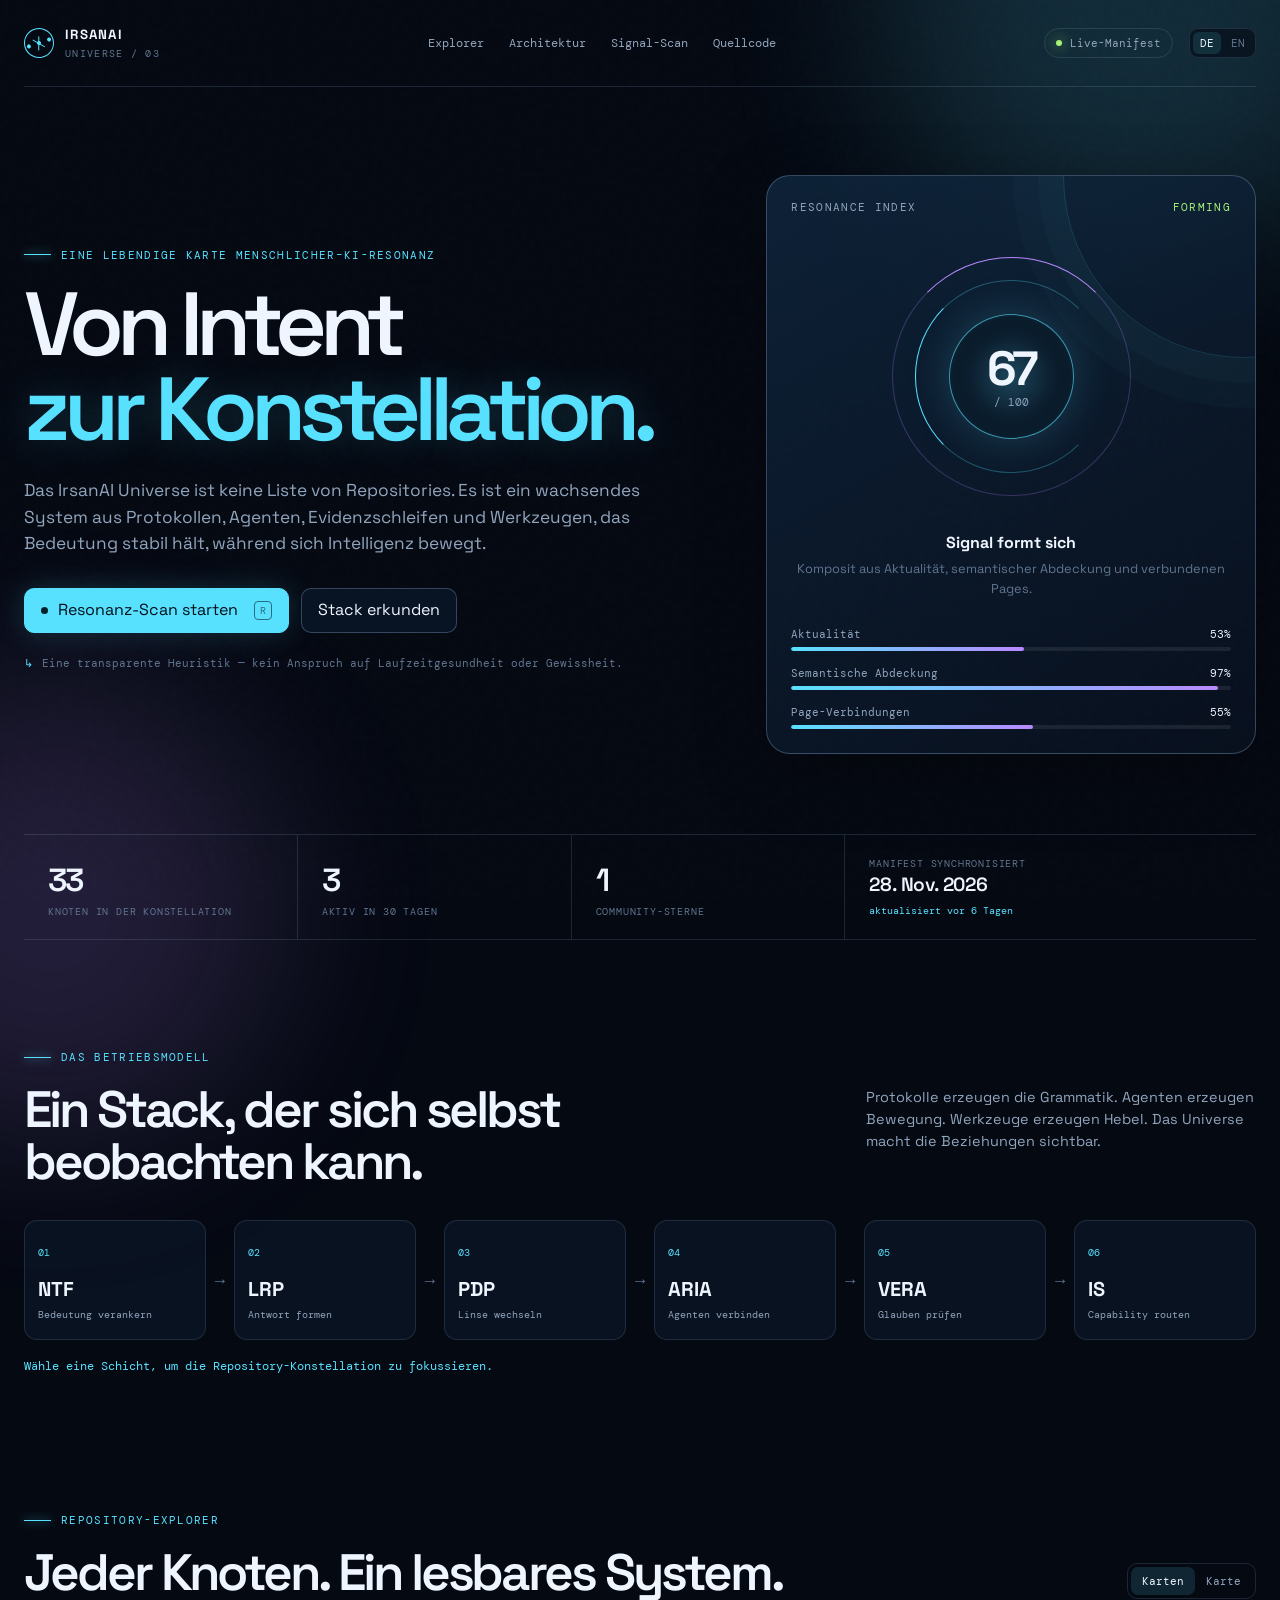
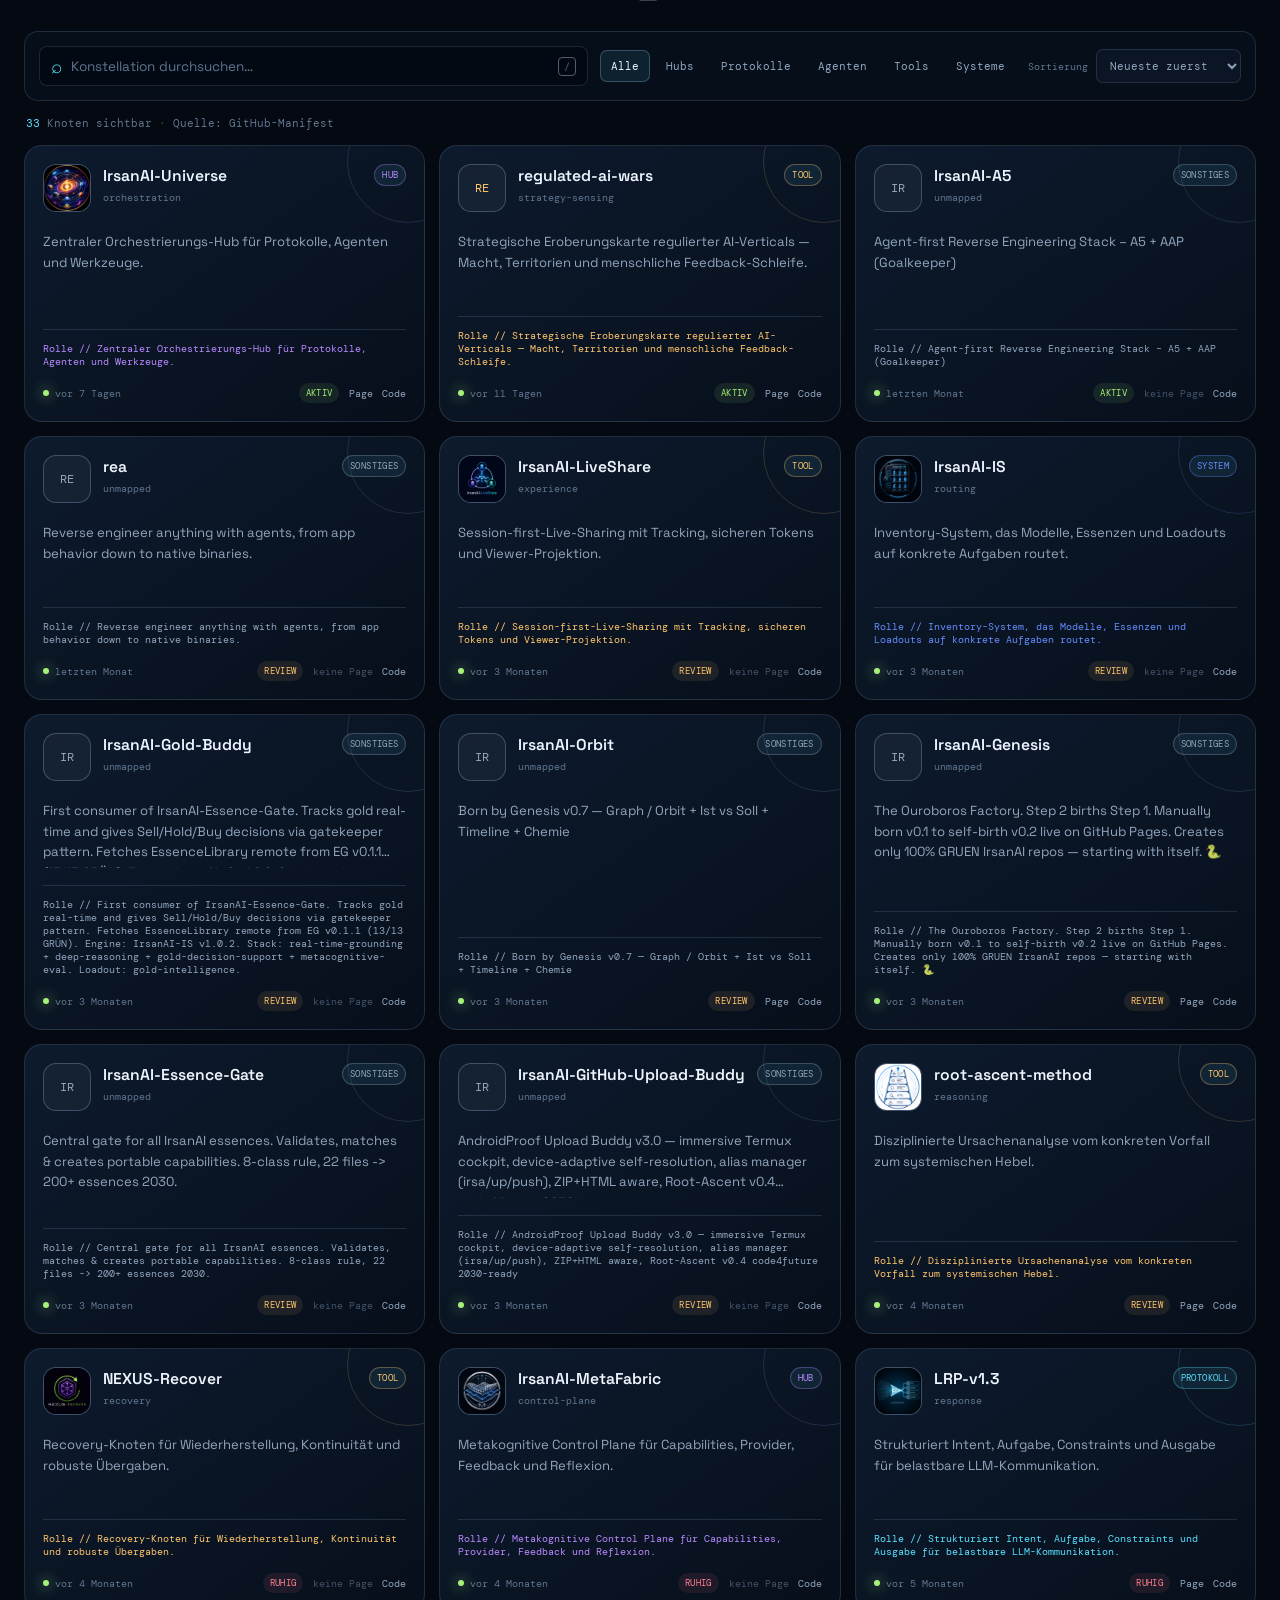
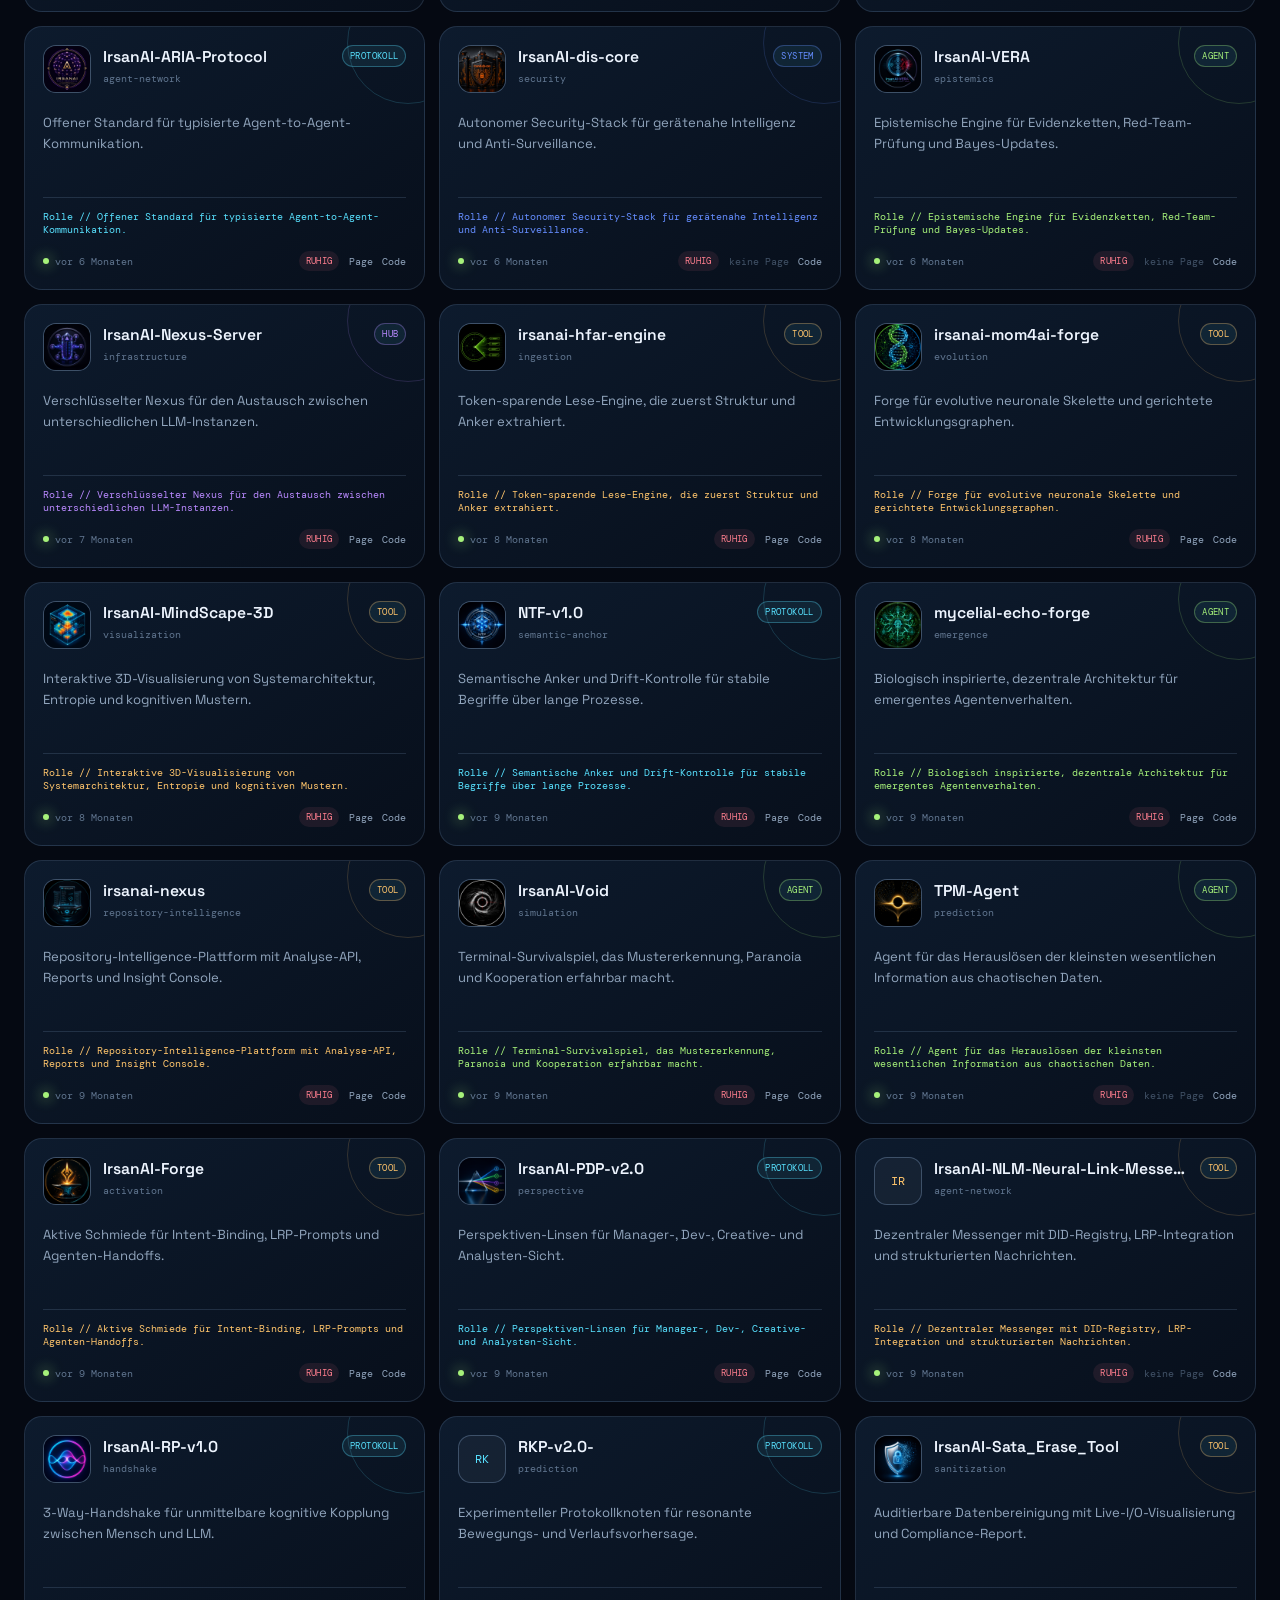
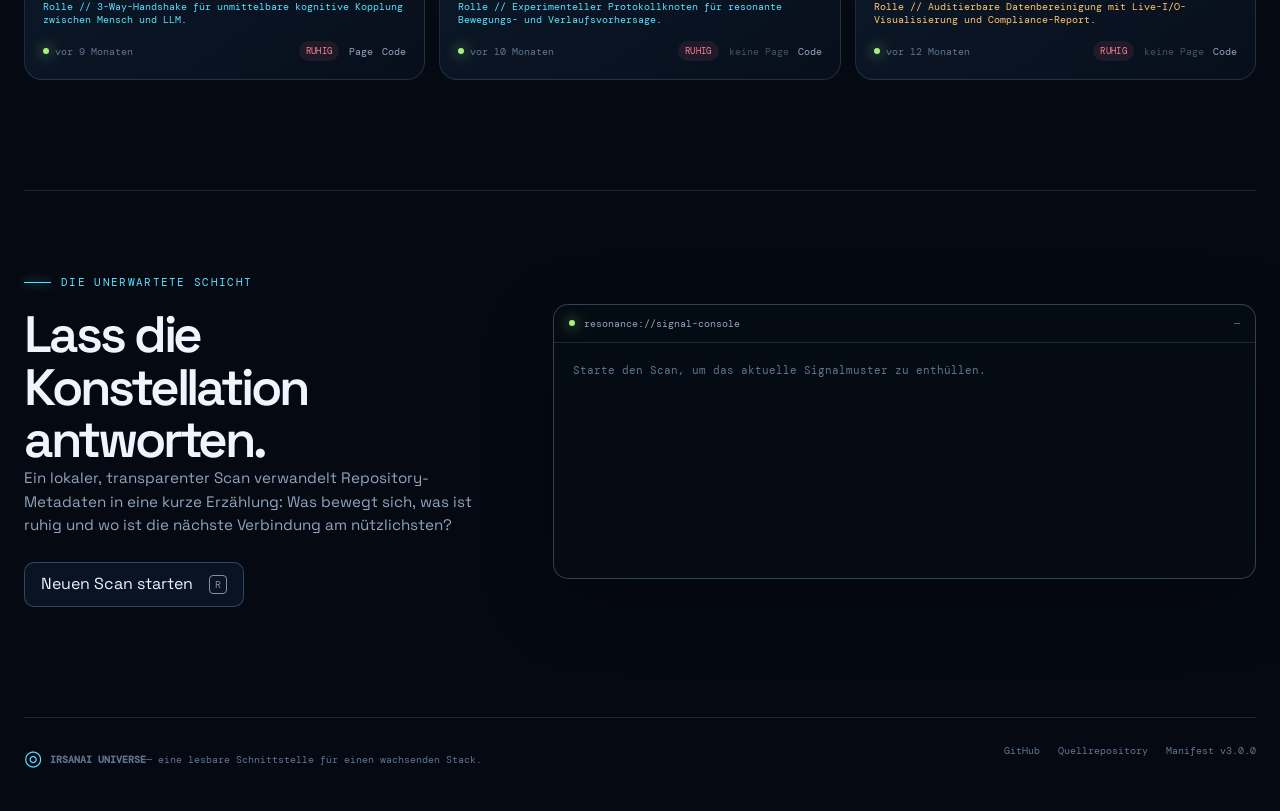
<file: docs/index.html>
<!doctype html>
<html lang="de" data-lang="de">
<head>
  <meta charset="utf-8">
  <meta name="viewport" content="width=device-width, initial-scale=1">
  <title>IrsanAI Universe — Resonance Engine</title>
  <meta name="description" content="The IrsanAI Universe: an evidence-aware map of protocols, agents, systems, and tools for human-AI resonance.">
  <meta name="theme-color" content="#07101f">
  <meta property="og:title" content="IrsanAI Universe — Resonance Engine">
  <meta property="og:description" content="Explore the complete IrsanAI repository constellation, its architecture layers, and live synchronization state.">
  <meta property="og:type" content="website">
  <link rel="icon" type="image/png" href="https://github.com/IrsanAI.png">
  <link rel="stylesheet" href="assets/css/style.css">
</head>
<body>
  <div class="noise" aria-hidden="true"></div>
  <header class="site-header">
    <a class="brand" href="https://github.com/IrsanAI" target="_blank" rel="noreferrer" aria-label="IrsanAI GitHub profile">
      <span class="brand-mark" aria-hidden="true"><span></span><span></span><span></span></span>
      <span><strong>IRSANAI</strong><small>UNIVERSE / 03</small></span>
    </a>
    <nav class="top-nav" aria-label="Primary navigation">
      <a href="#explore" data-i18n="nav_explore">Explorer</a>
      <a href="#architecture" data-i18n="nav_architecture">Architecture</a>
      <a href="#scan" data-i18n="nav_scan">Signal scan</a>
      <a href="https://github.com/IrsanAI/IrsanAI-Universe" target="_blank" rel="noreferrer" data-i18n="nav_source">Source</a>
    </nav>
    <div class="header-actions">
      <span class="sync-chip"><i class="status-dot"></i><span data-i18n="sync_live">Live manifest</span></span>
      <div class="lang-switcher" role="group" aria-label="Language">
        <button class="lang-btn active" data-lang="de" type="button">DE</button>
        <button class="lang-btn" data-lang="en" type="button">EN</button>
      </div>
    </div>
  </header>

  <main>
    <section class="hero" aria-labelledby="hero-title">
      <div class="hero-copy">
        <p class="eyebrow"><span class="eyebrow-line"></span><span data-i18n="hero_eyebrow">A living map of human–AI resonance</span></p>
        <h1 id="hero-title"><span data-i18n="hero_title_a">From intent</span><br><em data-i18n="hero_title_b">to constellation.</em></h1>
        <p class="hero-lede" data-i18n="hero_lede">The IrsanAI Universe is not a list of repositories. It is an evolving system of protocols, agents, evidence loops, and tools designed to keep meaning intact while intelligence moves.</p>
        <div class="hero-actions">
          <button class="primary-btn" id="scan-button" type="button"><span class="btn-pulse"></span><span data-i18n="run_scan">Run resonance scan</span><kbd>R</kbd></button>
          <a class="secondary-btn" href="#explore" data-i18n="explore_stack">Explore the stack</a>
        </div>
        <p class="hero-note"><span class="note-icon">↳</span><span data-i18n="hero_note">A transparent, heuristic view — not a claim of runtime health or certainty.</span></p>
      </div>
      <div class="hero-instrument" aria-label="Resonance index instrument">
        <div class="instrument-top"><span class="micro-label" data-i18n="instrument_label">Resonance index</span><span class="instrument-state" id="instrument-state">—</span></div>
        <div class="pulse-orb" id="pulse-orb"><div class="orb-ring ring-one"></div><div class="orb-ring ring-two"></div><div class="orb-core"><strong id="pulse-score">--</strong><span>/ 100</span></div></div>
        <div class="instrument-caption"><strong id="pulse-label" data-i18n="calculating">Calculating signal…</strong><span id="pulse-caption" data-i18n="instrument_caption">A composite of freshness, semantic coverage, and connected Pages.</span></div>
        <div class="factor-list">
          <div class="factor"><span data-i18n="factor_freshness">Freshness</span><span class="factor-value" id="factor-freshness-value">—</span><div class="factor-track"><i id="factor-freshness"></i></div></div>
          <div class="factor"><span data-i18n="factor_semantic">Semantic coverage</span><span class="factor-value" id="factor-semantic-value">—</span><div class="factor-track"><i id="factor-semantic"></i></div></div>
          <div class="factor"><span data-i18n="factor_pages">Page connections</span><span class="factor-value" id="factor-pages-value">—</span><div class="factor-track"><i id="factor-pages"></i></div></div>
        </div>
      </div>
    </section>

    <section class="metric-rail" aria-label="Universe metrics">
      <div class="metric"><span class="metric-value" id="total-repos">—</span><span class="metric-label" data-i18n="metric_nodes">nodes in constellation</span></div>
      <div class="metric"><span class="metric-value" id="active-repos">—</span><span class="metric-label" data-i18n="metric_active">active in 30 days</span></div>
      <div class="metric"><span class="metric-value" id="total-stars">—</span><span class="metric-label" data-i18n="metric_stars">community stars</span></div>
      <div class="metric metric-wide"><span class="metric-label" data-i18n="metric_synced">manifest synchronized</span><span class="metric-value metric-date" id="last-update-time">—</span><span class="metric-sub" id="manifest-age">—</span></div>
    </section>

    <section class="architecture-section" id="architecture" aria-labelledby="architecture-title">
      <div class="section-heading compact-heading"><div><p class="eyebrow"><span class="eyebrow-line"></span><span data-i18n="architecture_eyebrow">The operating model</span></p><h2 id="architecture-title" data-i18n="architecture_title">A stack that can observe itself.</h2></div><p class="section-aside" data-i18n="architecture_aside">Protocols create the grammar. Agents create movement. Tools create leverage. The Universe makes the relationships visible.</p></div>
      <div class="architecture-flow" role="list">
        <button class="arch-node node-ntf" data-layer="semantic-anchor" type="button" role="listitem"><span class="arch-index">01</span><strong>NTF</strong><small data-i18n="arch_ntf">anchor meaning</small></button>
        <span class="flow-arrow" aria-hidden="true">→</span>
        <button class="arch-node node-lrp" data-layer="response" type="button" role="listitem"><span class="arch-index">02</span><strong>LRP</strong><small data-i18n="arch_lrp">shape response</small></button>
        <span class="flow-arrow" aria-hidden="true">→</span>
        <button class="arch-node node-pdp" data-layer="perspective" type="button" role="listitem"><span class="arch-index">03</span><strong>PDP</strong><small data-i18n="arch_pdp">change the lens</small></button>
        <span class="flow-arrow" aria-hidden="true">→</span>
        <button class="arch-node node-aria" data-layer="agent-network" type="button" role="listitem"><span class="arch-index">04</span><strong>ARIA</strong><small data-i18n="arch_aria">move between agents</small></button>
        <span class="flow-arrow" aria-hidden="true">→</span>
        <button class="arch-node node-vera" data-layer="epistemics" type="button" role="listitem"><span class="arch-index">05</span><strong>VERA</strong><small data-i18n="arch_vera">challenge belief</small></button>
        <span class="flow-arrow" aria-hidden="true">→</span>
        <button class="arch-node node-is" data-layer="routing" type="button" role="listitem"><span class="arch-index">06</span><strong>IS</strong><small data-i18n="arch_is">route capability</small></button>
      </div>
      <p class="architecture-detail" id="architecture-detail" aria-live="polite"><span data-i18n="architecture_hint">Select a layer to focus the repository constellation.</span></p>
    </section>

    <section class="explorer" id="explore" aria-labelledby="explore-title">
      <div class="section-heading"><div><p class="eyebrow"><span class="eyebrow-line"></span><span data-i18n="explorer_eyebrow">Repository explorer</span></p><h2 id="explore-title" data-i18n="explorer_title">Every node. One readable system.</h2></div><div class="view-toggle" role="group" aria-label="View mode"><button class="view-btn active" data-view="cards" type="button" data-i18n="view_cards">Cards</button><button class="view-btn" data-view="map" type="button" data-i18n="view_map">Map</button></div></div>
      <div class="explorer-toolbar">
        <label class="search-wrap"><span class="search-icon">⌕</span><input id="search-box" type="search" autocomplete="off" placeholder="Search the constellation…" data-i18n-placeholder="search_placeholder"><kbd>/</kbd></label>
        <div class="filter-btns" role="group" aria-label="Repository filters"><button class="filter-btn active" data-filter="all" type="button" data-i18n="filter_all">All</button><button class="filter-btn" data-filter="hub" type="button" data-i18n="filter_hub">Hubs</button><button class="filter-btn" data-filter="protocol" type="button" data-i18n="filter_protocol">Protocols</button><button class="filter-btn" data-filter="agent" type="button" data-i18n="filter_agent">Agents</button><button class="filter-btn" data-filter="tool" type="button" data-i18n="filter_tool">Tools</button><button class="filter-btn" data-filter="system" type="button" data-i18n="filter_system">Systems</button></div>
        <label class="sort-wrap"><span data-i18n="sort_label">Sort</span><select id="sort-select"><option value="recent" data-i18n="sort_recent">Most recent</option><option value="resonance" data-i18n="sort_resonance">Resonance index</option><option value="stars" data-i18n="sort_stars">Stars</option><option value="name" data-i18n="sort_name">Name</option></select></label>
      </div>
      <div class="result-line"><span id="result-count">—</span> <span data-i18n="result_suffix">nodes visible</span><span class="result-separator">·</span><span data-i18n="last_source">source: GitHub manifest</span></div>
      <div class="repo-grid" id="repo-grid" aria-live="polite"></div>
      <div class="constellation" id="constellation" hidden aria-label="Interactive repository constellation"><div class="constellation-grid"></div><svg class="constellation-lines" id="constellation-lines" viewBox="0 0 100 100" preserveAspectRatio="none" aria-hidden="true"></svg><div class="map-core"><span>IA</span><small>UNIVERSE</small></div><div class="map-nodes" id="map-nodes"></div></div>
      <div class="empty-state" id="empty-state" hidden><span>∅</span><strong data-i18n="empty_title">No matching nodes</strong><p data-i18n="empty_copy">Try another search term or reset the filter.</p></div>
    </section>

    <section class="scan-section" id="scan" aria-labelledby="scan-title">
      <div class="scan-copy"><p class="eyebrow"><span class="eyebrow-line"></span><span data-i18n="scan_eyebrow">The unexpected layer</span></p><h2 id="scan-title" data-i18n="scan_title">Let the constellation answer back.</h2><p data-i18n="scan_copy">A local, transparent scan turns repository metadata into a short narrative: what is moving, what is quiet, and where the next connection is most useful.</p><button class="secondary-btn" id="scan-button-secondary" type="button"><span data-i18n="run_scan_again">Run a fresh scan</span><kbd>R</kbd></button></div>
      <div class="scan-console" id="scan-output" aria-live="polite"><div class="console-head"><span class="console-light"></span><span data-i18n="console_title">resonance://signal-console</span><span class="console-time" id="scan-time">—</span></div><div class="console-body" id="scan-body"><p class="console-placeholder" data-i18n="console_placeholder">Run the scan to reveal the current signal pattern.</p></div></div>
    </section>
  </main>

  <footer class="site-footer"><div><span class="footer-mark">◎</span><strong>IRSANAI UNIVERSE</strong><span data-i18n="footer_claim">— a readable interface for an evolving stack.</span></div><div class="footer-links"><a href="https://github.com/IrsanAI" target="_blank" rel="noreferrer">GitHub</a><a href="https://github.com/IrsanAI/IrsanAI-Universe" target="_blank" rel="noreferrer" data-i18n="footer_source">Source repository</a><span id="footer-version">manifest v—</span></div></footer>
  <script src="assets/js/main.js"></script>
</body>
</html>
</file>
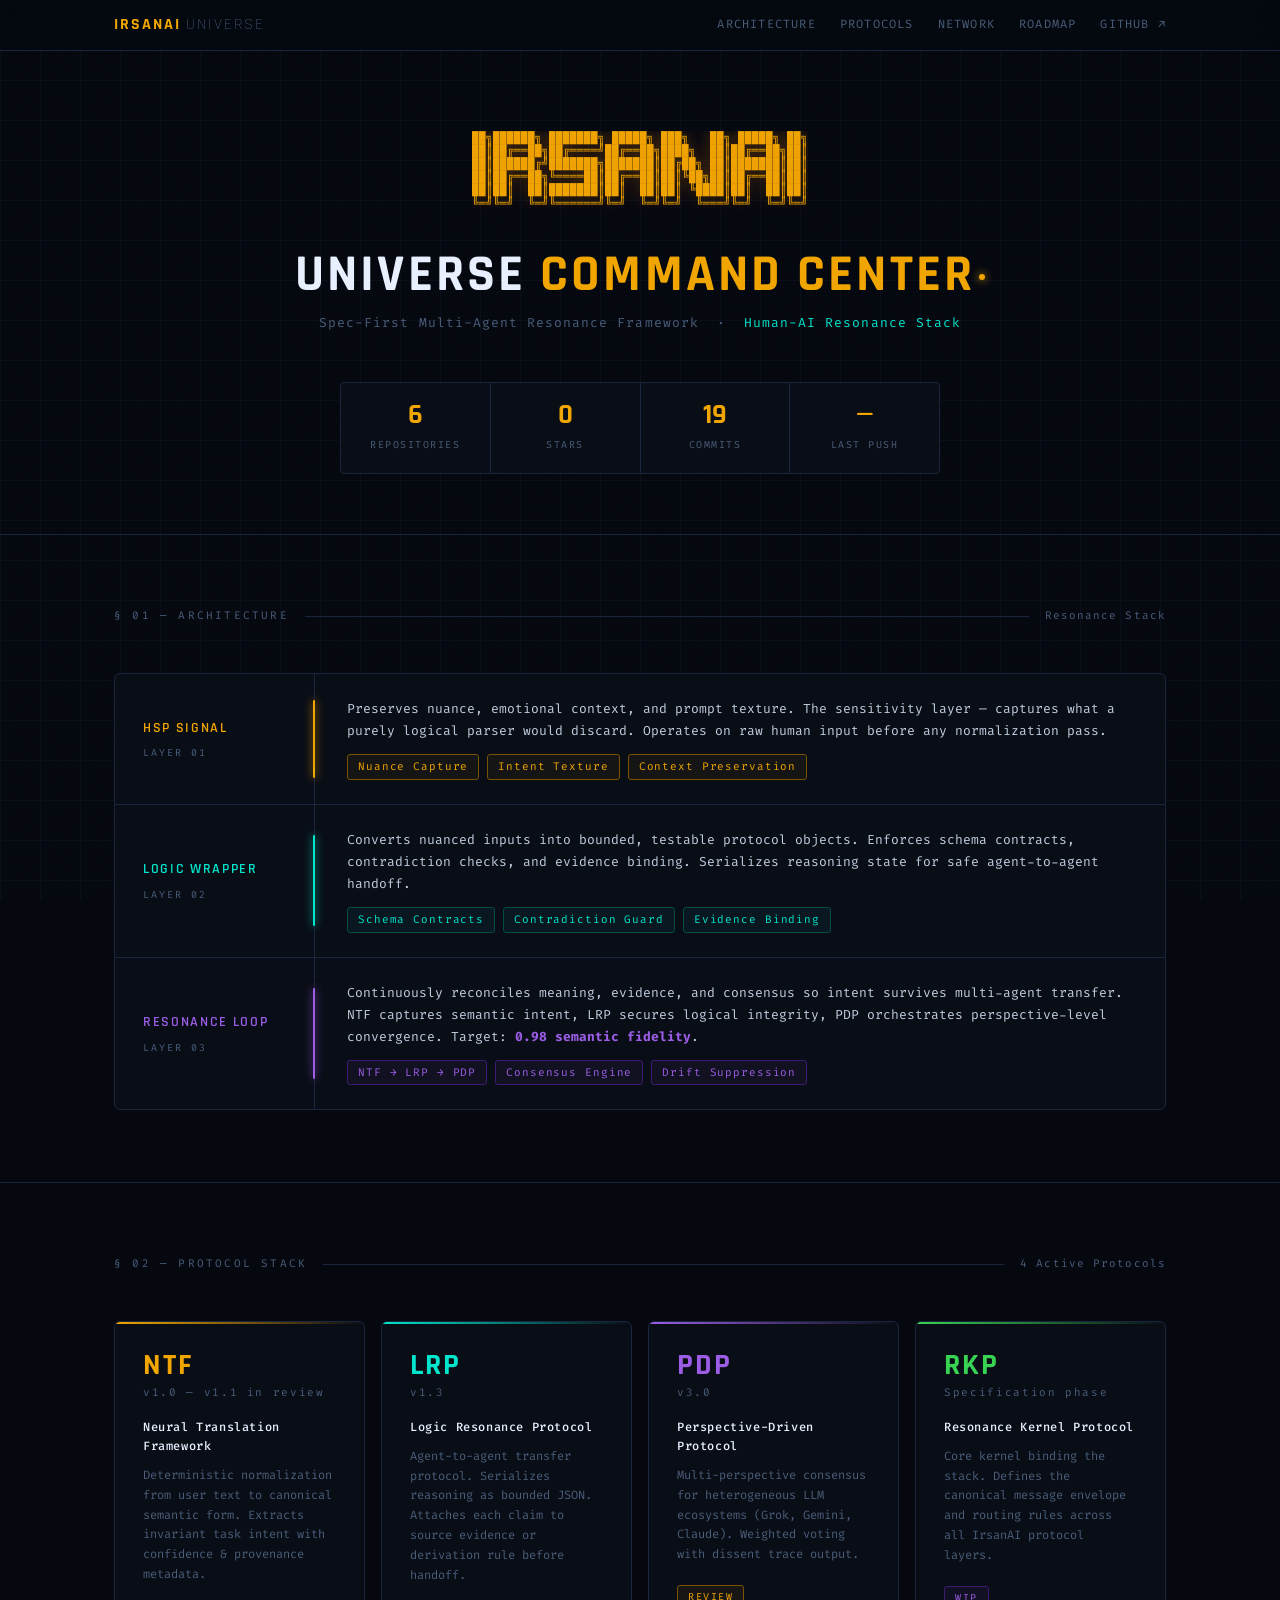
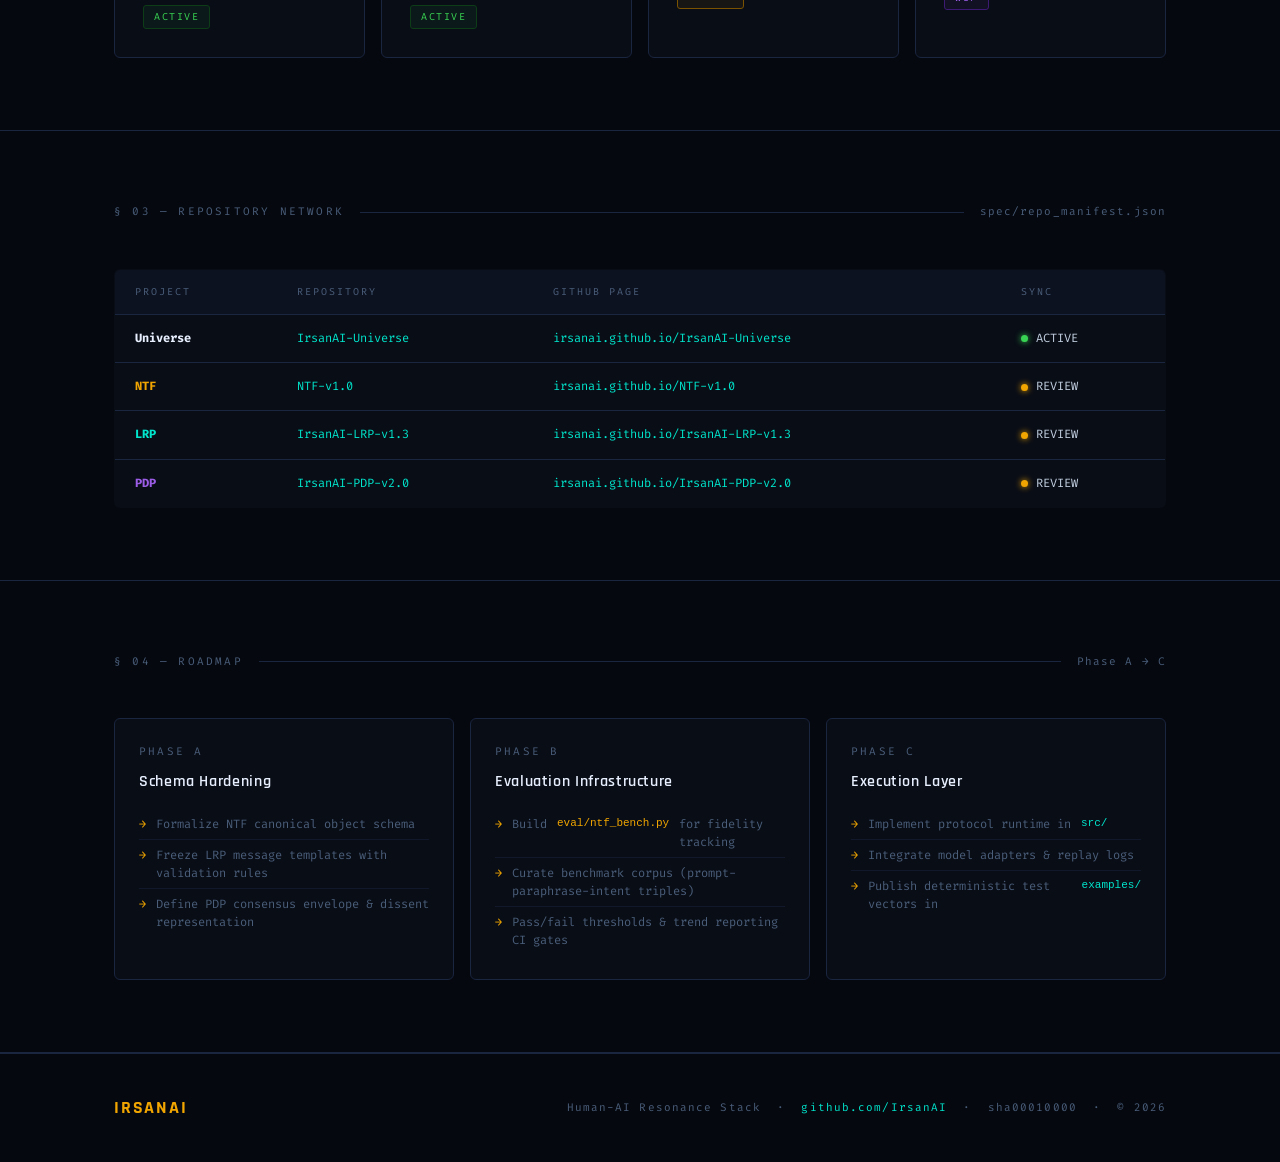
<file: docs/index2.html>
<!DOCTYPE html>
<html lang="en">
<head>
<meta charset="UTF-8"/>
<meta name="viewport" content="width=device-width, initial-scale=1.0"/>
<title>IrsanAI Universe | Central Hub</title>
<meta name="description" content="Spec-First Multi-Agent Resonance Framework. Central hub for LRP, NTF, PDP, RKP protocols."/>
<link rel="preconnect" href="https://fonts.googleapis.com"/>
<link rel="preconnect" href="https://fonts.gstatic.com" crossorigin/>
<link href="https://fonts.googleapis.com/css2?family=Fira+Code:wght@300;400;500;600&family=Rajdhani:wght@300;400;500;600;700&display=swap" rel="stylesheet"/>
<style>
  :root {
    --bg:        #05080f;
    --bg2:       #090d16;
    --bg3:       #0d1220;
    --border:    #1a2540;
    --gold:      #f0a500;
    --gold-dim:  #7a5200;
    --cyan:      #00e5cc;
    --cyan-dim:  #004d45;
    --violet:    #9b5de5;
    --violet-dim:#3d1a73;
    --green:     #39d353;
    --green-dim: #0d3d17;
    --text:      #c2cfe0;
    --text-dim:  #4a5e7a;
    --text-bright: #e8f0ff;
    --mono: 'Fira Code', monospace;
    --sans: 'Rajdhani', sans-serif;
  }

  *, *::before, *::after { box-sizing: border-box; margin: 0; padding: 0; }

  html { scroll-behavior: smooth; }

  body {
    background: var(--bg);
    color: var(--text);
    font-family: var(--mono);
    font-size: 14px;
    line-height: 1.6;
    min-height: 100vh;
    overflow-x: hidden;
  }

  /* ── NOISE OVERLAY ── */
  body::before {
    content:'';
    position:fixed; inset:0; z-index:0; pointer-events:none;
    background-image: url("data:image/svg+xml,%3Csvg viewBox='0 0 200 200' xmlns='http://www.w3.org/2000/svg'%3E%3Cfilter id='n'%3E%3CfeTurbulence type='fractalNoise' baseFrequency='0.9' numOctaves='4' stitchTiles='stitch'/%3E%3C/filter%3E%3Crect width='100%25' height='100%25' filter='url(%23n)' opacity='0.035'/%3E%3C/svg%3E");
    background-size: 200px 200px;
    opacity: 0.4;
  }

  /* ── GRID BG ── */
  body::after {
    content:'';
    position:fixed; inset:0; z-index:0; pointer-events:none;
    background-image:
      linear-gradient(var(--border) 1px, transparent 1px),
      linear-gradient(90deg, var(--border) 1px, transparent 1px);
    background-size: 40px 40px;
    opacity: 0.25;
  }

  .wrap { max-width: 1100px; margin: 0 auto; padding: 0 24px; position: relative; z-index:1; }

  /* ── TOP NAV ── */
  nav {
    position: sticky; top: 0; z-index: 100;
    background: rgba(5,8,15,0.88);
    backdrop-filter: blur(12px);
    border-bottom: 1px solid var(--border);
    padding: 12px 0;
  }
  nav .inner {
    max-width:1100px; margin:0 auto; padding:0 24px;
    display:flex; align-items:center; justify-content:space-between;
  }
  nav .brand {
    font-family: var(--sans);
    font-weight: 700;
    font-size: 16px;
    letter-spacing: 0.12em;
    color: var(--gold);
    text-decoration: none;
    text-transform: uppercase;
  }
  nav .brand span { color: var(--text-dim); font-weight: 300; }
  nav .links { display:flex; gap:24px; }
  nav a {
    color: var(--text-dim);
    text-decoration: none;
    font-size: 12px;
    letter-spacing: 0.1em;
    transition: color 0.2s;
    text-transform: uppercase;
  }
  nav a:hover { color: var(--cyan); }

  /* ── HERO ── */
  .hero {
    padding: 80px 0 60px;
    text-align: center;
    position: relative;
    z-index: 1;
  }
  .ascii {
    font-family: var(--mono);
    font-size: 11px;
    font-weight: 400;
    line-height: 1.2;
    color: var(--gold);
    white-space: pre;
    display: inline-block;
    text-shadow: 0 0 20px rgba(240,165,0,0.4);
    animation: flicker 6s infinite;
    margin-bottom: 32px;
    overflow-x: auto;
    max-width: 100%;
  }
  @keyframes flicker {
    0%,95%,100%{opacity:1}
    96%{opacity:0.85}
    97%{opacity:1}
    98%{opacity:0.9}
  }
  .scanline {
    position: absolute; top: 0; left: 0; right: 0; bottom: 0;
    background: linear-gradient(transparent 50%, rgba(0,0,0,0.04) 50%);
    background-size: 100% 4px;
    pointer-events: none;
    animation: scan 8s linear infinite;
    opacity: 0.3;
  }
  @keyframes scan {
    from { background-position: 0 0; }
    to   { background-position: 0 100px; }
  }
  .hero-title {
    font-family: var(--sans);
    font-size: clamp(28px,5vw,52px);
    font-weight: 700;
    color: var(--text-bright);
    letter-spacing: 0.06em;
    text-transform: uppercase;
    line-height: 1;
    margin-bottom: 12px;
  }
  .hero-title span { color: var(--gold); }
  .hero-sub {
    font-size: 13px;
    color: var(--text-dim);
    letter-spacing: 0.08em;
    margin-bottom: 48px;
  }
  .hero-sub em { color: var(--cyan); font-style: normal; }

  /* ── STATS BAR ── */
  .stats-bar {
    display: flex;
    justify-content: center;
    gap: 0;
    border: 1px solid var(--border);
    border-radius: 4px;
    overflow: hidden;
    max-width: 600px;
    margin: 0 auto;
    background: var(--bg2);
  }
  .stat {
    flex: 1;
    padding: 18px 24px;
    border-right: 1px solid var(--border);
    text-align: center;
  }
  .stat:last-child { border-right: none; }
  .stat-val {
    font-family: var(--sans);
    font-size: 28px;
    font-weight: 700;
    color: var(--gold);
    display: block;
    line-height: 1;
    margin-bottom: 4px;
    transition: opacity 0.4s;
  }
  .stat-val.loading { opacity: 0.3; animation: pulse 1.2s ease-in-out infinite; }
  @keyframes pulse { 0%,100%{opacity:0.3} 50%{opacity:0.6} }
  .stat-label {
    font-size: 10px;
    letter-spacing: 0.15em;
    color: var(--text-dim);
    text-transform: uppercase;
  }

  /* ── SECTION HEADER ── */
  .section { padding: 72px 0; }
  .sec-head {
    display: flex;
    align-items: center;
    gap: 16px;
    margin-bottom: 48px;
  }
  .sec-tag {
    font-size: 11px;
    letter-spacing: 0.2em;
    color: var(--text-dim);
    text-transform: uppercase;
    white-space: nowrap;
  }
  .sec-line { flex: 1; height: 1px; background: var(--border); }
  .sec-num {
    font-size: 11px;
    color: var(--text-dim);
    letter-spacing: 0.1em;
    white-space: nowrap;
  }

  /* ── ARCHITECTURE ── */
  .arch {
    display: flex;
    flex-direction: column;
    gap: 0;
    border: 1px solid var(--border);
    border-radius: 6px;
    overflow: hidden;
    background: var(--bg2);
    position: relative;
  }
  .arch-layer {
    display: grid;
    grid-template-columns: 200px 1fr;
    border-bottom: 1px solid var(--border);
    transition: background 0.3s;
    cursor: default;
  }
  .arch-layer:last-child { border-bottom: none; }
  .arch-layer:hover { background: var(--bg3); }
  .arch-label {
    padding: 24px 28px;
    border-right: 1px solid var(--border);
    display: flex;
    flex-direction: column;
    justify-content: center;
    gap: 6px;
    position: relative;
  }
  .arch-label::after {
    content: '';
    position: absolute;
    right: -1px; top: 20%; bottom: 20%;
    width: 2px;
    border-radius: 2px;
  }
  .layer-hsp .arch-label::after  { background: var(--gold); box-shadow: 0 0 8px var(--gold); }
  .layer-logic .arch-label::after { background: var(--cyan); box-shadow: 0 0 8px var(--cyan); }
  .layer-loop .arch-label::after  { background: var(--violet); box-shadow: 0 0 8px var(--violet); }

  .arch-name {
    font-family: var(--sans);
    font-size: 14px;
    font-weight: 600;
    letter-spacing: 0.12em;
    text-transform: uppercase;
  }
  .layer-hsp  .arch-name { color: var(--gold); }
  .layer-logic .arch-name { color: var(--cyan); }
  .layer-loop  .arch-name { color: var(--violet); }

  .arch-abbr {
    font-size: 10px;
    color: var(--text-dim);
    letter-spacing: 0.2em;
    text-transform: uppercase;
  }
  .arch-body { padding: 24px 32px; }
  .arch-body p { font-size: 13px; color: var(--text); line-height: 1.7; margin-bottom: 12px; }
  .arch-body p:last-child { margin-bottom: 0; }
  .arch-tags { display: flex; flex-wrap: wrap; gap: 8px; }
  .tag {
    font-size: 11px;
    padding: 3px 10px;
    border-radius: 3px;
    letter-spacing: 0.08em;
    border: 1px solid;
  }
  .tag-gold   { color: var(--gold);   border-color: var(--gold-dim);   background: rgba(240,165,0,0.05); }
  .tag-cyan   { color: var(--cyan);   border-color: var(--cyan-dim);   background: rgba(0,229,204,0.05); }
  .tag-violet { color: var(--violet); border-color: var(--violet-dim); background: rgba(155,93,229,0.05); }

  /* ── PROTOCOL CARDS ── */
  .protocols-grid {
    display: grid;
    grid-template-columns: repeat(auto-fill, minmax(240px, 1fr));
    gap: 16px;
  }
  .proto-card {
    background: var(--bg2);
    border: 1px solid var(--border);
    border-radius: 6px;
    padding: 28px;
    text-decoration: none;
    display: block;
    transition: border-color 0.25s, transform 0.25s, background 0.25s;
    position: relative;
    overflow: hidden;
  }
  .proto-card::before {
    content: '';
    position: absolute;
    top: 0; left: 0; right: 0;
    height: 2px;
  }
  .proto-card.ntf::before  { background: linear-gradient(90deg, var(--gold), transparent); }
  .proto-card.lrp::before  { background: linear-gradient(90deg, var(--cyan), transparent); }
  .proto-card.pdp::before  { background: linear-gradient(90deg, var(--violet), transparent); }
  .proto-card.rkp::before  { background: linear-gradient(90deg, var(--green), transparent); }

  .proto-card:hover {
    transform: translateY(-3px);
    background: var(--bg3);
  }
  .proto-card.ntf:hover  { border-color: var(--gold-dim); }
  .proto-card.lrp:hover  { border-color: var(--cyan-dim); }
  .proto-card.pdp:hover  { border-color: var(--violet-dim); }
  .proto-card.rkp:hover  { border-color: var(--green-dim); }

  .proto-id {
    font-family: var(--sans);
    font-size: 30px;
    font-weight: 700;
    letter-spacing: 0.06em;
    line-height: 1;
    margin-bottom: 4px;
  }
  .proto-card.ntf .proto-id  { color: var(--gold); }
  .proto-card.lrp .proto-id  { color: var(--cyan); }
  .proto-card.pdp .proto-id  { color: var(--violet); }
  .proto-card.rkp .proto-id  { color: var(--green); }

  .proto-ver {
    font-size: 11px;
    letter-spacing: 0.15em;
    color: var(--text-dim);
    margin-bottom: 16px;
  }
  .proto-name {
    font-size: 12px;
    font-weight: 500;
    color: var(--text-bright);
    margin-bottom: 10px;
    letter-spacing: 0.05em;
  }
  .proto-desc {
    font-size: 12px;
    color: var(--text-dim);
    line-height: 1.65;
    margin-bottom: 20px;
  }
  .proto-status {
    font-size: 10px;
    letter-spacing: 0.15em;
    text-transform: uppercase;
    padding: 3px 10px;
    border-radius: 3px;
    border: 1px solid;
    display: inline-block;
  }
  .status-active  { color: var(--green);  border-color: var(--green-dim);  background: rgba(57,211,83,0.06); }
  .status-review  { color: var(--gold);   border-color: var(--gold-dim);   background: rgba(240,165,0,0.06); }
  .status-wip     { color: var(--violet); border-color: var(--violet-dim); background: rgba(155,93,229,0.06); }

  /* ── NETWORK TABLE ── */
  .net-table {
    width: 100%;
    border-collapse: collapse;
    background: var(--bg2);
    border: 1px solid var(--border);
    border-radius: 6px;
    overflow: hidden;
  }
  .net-table th {
    text-align: left;
    padding: 14px 20px;
    font-size: 10px;
    letter-spacing: 0.2em;
    text-transform: uppercase;
    color: var(--text-dim);
    border-bottom: 1px solid var(--border);
    background: var(--bg3);
    font-weight: 400;
  }
  .net-table td {
    padding: 14px 20px;
    font-size: 12px;
    border-bottom: 1px solid var(--border);
    color: var(--text);
    vertical-align: middle;
  }
  .net-table tr:last-child td { border-bottom: none; }
  .net-table tr:hover td { background: var(--bg3); }
  .net-table a { color: var(--cyan); text-decoration: none; }
  .net-table a:hover { text-decoration: underline; }
  .dot {
    display: inline-block;
    width: 7px; height: 7px;
    border-radius: 50%;
    margin-right: 8px;
    vertical-align: middle;
  }
  .dot-active  { background: var(--green);  box-shadow: 0 0 6px var(--green); }
  .dot-review  { background: var(--gold);   box-shadow: 0 0 6px var(--gold); }

  /* ── LOP / ROADMAP ── */
  .lop-grid {
    display: grid;
    grid-template-columns: repeat(auto-fill, minmax(300px, 1fr));
    gap: 16px;
  }
  .lop-card {
    background: var(--bg2);
    border: 1px solid var(--border);
    border-radius: 6px;
    padding: 24px;
  }
  .lop-phase {
    font-size: 11px;
    letter-spacing: 0.2em;
    color: var(--text-dim);
    text-transform: uppercase;
    margin-bottom: 8px;
  }
  .lop-title {
    font-family: var(--sans);
    font-size: 16px;
    font-weight: 600;
    color: var(--text-bright);
    margin-bottom: 14px;
    letter-spacing: 0.04em;
  }
  .lop-items { list-style: none; }
  .lop-items li {
    font-size: 12px;
    color: var(--text-dim);
    padding: 6px 0;
    border-bottom: 1px solid rgba(26,37,64,0.5);
    display: flex;
    gap: 10px;
    line-height: 1.5;
  }
  .lop-items li:last-child { border-bottom: none; }
  .lop-items li::before {
    content: '→';
    color: var(--gold);
    flex-shrink: 0;
  }

  /* ── FOOTER ── */
  footer {
    border-top: 1px solid var(--border);
    padding: 40px 0;
    position: relative; z-index: 1;
  }
  .footer-inner {
    max-width:1100px; margin:0 auto; padding:0 24px;
    display: flex;
    justify-content: space-between;
    align-items: center;
    flex-wrap: wrap;
    gap: 16px;
  }
  .footer-brand {
    font-family: var(--sans);
    font-size: 18px;
    font-weight: 700;
    color: var(--gold);
    letter-spacing: 0.1em;
    text-transform: uppercase;
  }
  .footer-meta {
    font-size: 11px;
    color: var(--text-dim);
    letter-spacing: 0.1em;
  }
  .footer-meta a { color: var(--cyan); text-decoration: none; }
  .footer-meta a:hover { text-decoration: underline; }

  /* ── DIVIDER ── */
  .divider {
    border: none;
    border-top: 1px solid var(--border);
    margin: 0;
  }

  /* ── SCROLL REVEAL ── */
  .reveal {
    opacity: 0;
    transform: translateY(24px);
    transition: opacity 0.6s ease, transform 0.6s ease;
  }
  .reveal.visible {
    opacity: 1;
    transform: none;
  }

  /* ── RESPONSIVE ── */
  @media (max-width: 640px) {
    .ascii { font-size: 6px; }
    .arch-layer { grid-template-columns: 1fr; }
    .arch-label { border-right: none; border-bottom: 1px solid var(--border); }
    nav .links { display: none; }
    .stats-bar { flex-direction: column; }
    .stat { border-right: none; border-bottom: 1px solid var(--border); }
    .stat:last-child { border-bottom: none; }
    .footer-inner { flex-direction: column; text-align: center; }
  }

  /* ── GLOW CURSOR ── */
  .glow-dot {
    width: 6px; height: 6px;
    background: var(--gold);
    border-radius: 50%;
    display: inline-block;
    animation: blink 1s step-start infinite;
    vertical-align: middle;
    margin-left: 4px;
    box-shadow: 0 0 8px var(--gold);
  }
  @keyframes blink { 0%,100%{opacity:1} 50%{opacity:0} }

</style>
</head>
<body>

<!-- ── NAV ── -->
<nav>
  <div class="inner">
    <a href="#" class="brand">IrsanAI <span>Universe</span></a>
    <div class="links">
      <a href="#architecture">Architecture</a>
      <a href="#protocols">Protocols</a>
      <a href="#network">Network</a>
      <a href="#roadmap">Roadmap</a>
      <a href="https://github.com/IrsanAI/IrsanAI-Universe" target="_blank">GitHub ↗</a>
    </div>
  </div>
</nav>

<!-- ── HERO ── -->
<section class="hero">
  <div class="scanline"></div>
  <div class="wrap">
    <pre class="ascii">
██╗██████╗ ███████╗ █████╗ ███╗   ██╗ █████╗ ██╗
██║██╔══██╗██╔════╝██╔══██╗████╗  ██║██╔══██╗██║
██║██████╔╝███████╗███████║██╔██╗ ██║███████║██║
██║██╔══██╗╚════██║██╔══██║██║╚██╗██║██╔══██║██║
██║██║  ██║███████║██║  ██║██║ ╚████║██║  ██║██║
╚═╝╚═╝  ╚═╝╚══════╝╚═╝  ╚═╝╚═╝  ╚═══╝╚═╝  ╚═╝╚═╝</pre>

    <div class="hero-title">Universe <span>Command Center</span><span class="glow-dot"></span></div>
    <p class="hero-sub">Spec-First Multi-Agent Resonance Framework &nbsp;·&nbsp; <em>Human-AI Resonance Stack</em></p>

    <div class="stats-bar" id="statsBar">
      <div class="stat">
        <span class="stat-val loading" id="statRepos">—</span>
        <span class="stat-label">Repositories</span>
      </div>
      <div class="stat">
        <span class="stat-val loading" id="statStars">—</span>
        <span class="stat-label">Stars</span>
      </div>
      <div class="stat">
        <span class="stat-val loading" id="statCommits">—</span>
        <span class="stat-label">Commits</span>
      </div>
      <div class="stat">
        <span class="stat-val loading" id="statUpdate">—</span>
        <span class="stat-label">Last Push</span>
      </div>
    </div>
  </div>
</section>

<hr class="divider"/>

<!-- ── ARCHITECTURE ── -->
<section class="section" id="architecture">
  <div class="wrap">
    <div class="sec-head reveal">
      <span class="sec-tag">§ 01 — Architecture</span>
      <div class="sec-line"></div>
      <span class="sec-num">Resonance Stack</span>
    </div>

    <div class="arch reveal">
      <div class="arch-layer layer-hsp">
        <div class="arch-label">
          <span class="arch-name">HSP Signal</span>
          <span class="arch-abbr">Layer 01</span>
        </div>
        <div class="arch-body">
          <p>Preserves nuance, emotional context, and prompt texture. The sensitivity layer — captures what a purely logical parser would discard. Operates on raw human input before any normalization pass.</p>
          <div class="arch-tags">
            <span class="tag tag-gold">Nuance Capture</span>
            <span class="tag tag-gold">Intent Texture</span>
            <span class="tag tag-gold">Context Preservation</span>
          </div>
        </div>
      </div>

      <div class="arch-layer layer-logic">
        <div class="arch-label">
          <span class="arch-name">Logic Wrapper</span>
          <span class="arch-abbr">Layer 02</span>
        </div>
        <div class="arch-body">
          <p>Converts nuanced inputs into bounded, testable protocol objects. Enforces schema contracts, contradiction checks, and evidence binding. Serializes reasoning state for safe agent-to-agent handoff.</p>
          <div class="arch-tags">
            <span class="tag tag-cyan">Schema Contracts</span>
            <span class="tag tag-cyan">Contradiction Guard</span>
            <span class="tag tag-cyan">Evidence Binding</span>
          </div>
        </div>
      </div>

      <div class="arch-layer layer-loop">
        <div class="arch-label">
          <span class="arch-name">Resonance Loop</span>
          <span class="arch-abbr">Layer 03</span>
        </div>
        <div class="arch-body">
          <p>Continuously reconciles meaning, evidence, and consensus so intent survives multi-agent transfer. NTF captures semantic intent, LRP secures logical integrity, PDP orchestrates perspective-level convergence. Target: <strong style="color:var(--violet)">0.98 semantic fidelity</strong>.</p>
          <div class="arch-tags">
            <span class="tag tag-violet">NTF → LRP → PDP</span>
            <span class="tag tag-violet">Consensus Engine</span>
            <span class="tag tag-violet">Drift Suppression</span>
          </div>
        </div>
      </div>
    </div>
  </div>
</section>

<hr class="divider"/>

<!-- ── PROTOCOLS ── -->
<section class="section" id="protocols">
  <div class="wrap">
    <div class="sec-head reveal">
      <span class="sec-tag">§ 02 — Protocol Stack</span>
      <div class="sec-line"></div>
      <span class="sec-num">4 Active Protocols</span>
    </div>

    <div class="protocols-grid">
      <a href="https://github.com/IrsanAI/NTF-v1.0" target="_blank" class="proto-card ntf reveal">
        <div class="proto-id">NTF</div>
        <div class="proto-ver">v1.0 — v1.1 in review</div>
        <div class="proto-name">Neural Translation Framework</div>
        <p class="proto-desc">Deterministic normalization from user text to canonical semantic form. Extracts invariant task intent with confidence & provenance metadata.</p>
        <span class="proto-status status-active">Active</span>
      </a>

      <a href="https://github.com/IrsanAI/IrsanAI-LRP-v1.3" target="_blank" class="proto-card lrp reveal">
        <div class="proto-id">LRP</div>
        <div class="proto-ver">v1.3</div>
        <div class="proto-name">Logic Resonance Protocol</div>
        <p class="proto-desc">Agent-to-agent transfer protocol. Serializes reasoning as bounded JSON. Attaches each claim to source evidence or derivation rule before handoff.</p>
        <span class="proto-status status-active">Active</span>
      </a>

      <a href="https://github.com/IrsanAI/IrsanAI-PDP-v2.0" target="_blank" class="proto-card pdp reveal">
        <div class="proto-id">PDP</div>
        <div class="proto-ver">v3.0</div>
        <div class="proto-name">Perspective-Driven Protocol</div>
        <p class="proto-desc">Multi-perspective consensus for heterogeneous LLM ecosystems (Grok, Gemini, Claude). Weighted voting with dissent trace output.</p>
        <span class="proto-status status-review">Review</span>
      </a>

      <a href="https://github.com/IrsanAI" target="_blank" class="proto-card rkp reveal">
        <div class="proto-id">RKP</div>
        <div class="proto-ver">Specification phase</div>
        <div class="proto-name">Resonance Kernel Protocol</div>
        <p class="proto-desc">Core kernel binding the stack. Defines the canonical message envelope and routing rules across all IrsanAI protocol layers.</p>
        <span class="proto-status status-wip">WIP</span>
      </a>
    </div>
  </div>
</section>

<hr class="divider"/>

<!-- ── NETWORK ── -->
<section class="section" id="network">
  <div class="wrap">
    <div class="sec-head reveal">
      <span class="sec-tag">§ 03 — Repository Network</span>
      <div class="sec-line"></div>
      <span class="sec-num">spec/repo_manifest.json</span>
    </div>

    <div class="reveal">
    <table class="net-table">
      <thead>
        <tr>
          <th>Project</th>
          <th>Repository</th>
          <th>GitHub Page</th>
          <th>Sync</th>
        </tr>
      </thead>
      <tbody>
        <tr>
          <td><strong style="color:var(--text-bright)">Universe</strong></td>
          <td><a href="https://github.com/IrsanAI/IrsanAI-Universe" target="_blank">IrsanAI-Universe</a></td>
          <td><a href="https://irsanai.github.io/IrsanAI-Universe/" target="_blank">irsanai.github.io/IrsanAI-Universe</a></td>
          <td><span class="dot dot-active"></span>ACTIVE</td>
        </tr>
        <tr>
          <td><strong style="color:var(--gold)">NTF</strong></td>
          <td><a href="https://github.com/IrsanAI/NTF-v1.0" target="_blank">NTF-v1.0</a></td>
          <td><a href="https://irsanai.github.io/NTF-v1.0/" target="_blank">irsanai.github.io/NTF-v1.0</a></td>
          <td><span class="dot dot-review"></span>REVIEW</td>
        </tr>
        <tr>
          <td><strong style="color:var(--cyan)">LRP</strong></td>
          <td><a href="https://github.com/IrsanAI/IrsanAI-LRP-v1.3" target="_blank">IrsanAI-LRP-v1.3</a></td>
          <td><a href="https://irsanai.github.io/IrsanAI-LRP-v1.3/" target="_blank">irsanai.github.io/IrsanAI-LRP-v1.3</a></td>
          <td><span class="dot dot-review"></span>REVIEW</td>
        </tr>
        <tr>
          <td><strong style="color:var(--violet)">PDP</strong></td>
          <td><a href="https://github.com/IrsanAI/IrsanAI-PDP-v2.0" target="_blank">IrsanAI-PDP-v2.0</a></td>
          <td><a href="https://irsanai.github.io/IrsanAI-PDP-v2.0/" target="_blank">irsanai.github.io/IrsanAI-PDP-v2.0</a></td>
          <td><span class="dot dot-review"></span>REVIEW</td>
        </tr>
      </tbody>
    </table>
    </div>
  </div>
</section>

<hr class="divider"/>

<!-- ── ROADMAP ── -->
<section class="section" id="roadmap">
  <div class="wrap">
    <div class="sec-head reveal">
      <span class="sec-tag">§ 04 — Roadmap</span>
      <div class="sec-line"></div>
      <span class="sec-num">Phase A → C</span>
    </div>

    <div class="lop-grid">
      <div class="lop-card reveal">
        <div class="lop-phase">Phase A</div>
        <div class="lop-title">Schema Hardening</div>
        <ul class="lop-items">
          <li>Formalize NTF canonical object schema</li>
          <li>Freeze LRP message templates with validation rules</li>
          <li>Define PDP consensus envelope & dissent representation</li>
        </ul>
      </div>
      <div class="lop-card reveal">
        <div class="lop-phase">Phase B</div>
        <div class="lop-title">Evaluation Infrastructure</div>
        <ul class="lop-items">
          <li>Build <code style="color:var(--gold);font-size:11px">eval/ntf_bench.py</code> for fidelity tracking</li>
          <li>Curate benchmark corpus (prompt-paraphrase-intent triples)</li>
          <li>Pass/fail thresholds & trend reporting CI gates</li>
        </ul>
      </div>
      <div class="lop-card reveal">
        <div class="lop-phase">Phase C</div>
        <div class="lop-title">Execution Layer</div>
        <ul class="lop-items">
          <li>Implement protocol runtime in <code style="color:var(--cyan);font-size:11px">src/</code></li>
          <li>Integrate model adapters & replay logs</li>
          <li>Publish deterministic test vectors in <code style="color:var(--cyan);font-size:11px">examples/</code></li>
        </ul>
      </div>
    </div>
  </div>
</section>

<!-- ── FOOTER ── -->
<hr class="divider"/>
<footer>
  <div class="footer-inner">
    <div class="footer-brand">IrsanAI</div>
    <div class="footer-meta">
      Human-AI Resonance Stack &nbsp;·&nbsp;
      <a href="https://github.com/IrsanAI" target="_blank">github.com/IrsanAI</a> &nbsp;·&nbsp;
      sha00010000 &nbsp;·&nbsp;
      © 2026
    </div>
  </div>
</footer>

<script>
// ── GITHUB API STATS ──
async function loadStats() {
  const setVal = (id, val, cls) => {
    const el = document.getElementById(id);
    el.textContent = val;
    el.classList.remove('loading');
    if (cls) el.style.color = `var(--${cls})`;
  };

  try {
    // Repos in org
    const orgRes = await fetch('https://api.github.com/orgs/IrsanAI');
    if (orgRes.ok) {
      const org = await orgRes.json();
      setVal('statRepos', org.public_repos ?? '—');
    }
  } catch(e) { document.getElementById('statRepos').textContent = '6'; document.getElementById('statRepos').classList.remove('loading'); }

  try {
    // Universe repo: stars + last push
    const repoRes = await fetch('https://api.github.com/repos/IrsanAI/IrsanAI-Universe');
    if (repoRes.ok) {
      const repo = await repoRes.json();
      setVal('statStars', repo.stargazers_count ?? '0');
      if (repo.pushed_at) {
        const d = new Date(repo.pushed_at);
        const diff = Math.floor((Date.now() - d) / 86400000);
        setVal('statUpdate', diff === 0 ? 'Today' : diff === 1 ? '1d ago' : `${diff}d ago`);
      }
    }
  } catch(e) {
    document.getElementById('statStars').textContent = '0'; document.getElementById('statStars').classList.remove('loading');
    document.getElementById('statUpdate').textContent = '—'; document.getElementById('statUpdate').classList.remove('loading');
  }

  try {
    // Commits count via contributors
    const contribRes = await fetch('https://api.github.com/repos/IrsanAI/IrsanAI-Universe/commits?per_page=1');
    if (contribRes.ok) {
      const link = contribRes.headers.get('Link') || '';
      const match = link.match(/page=(\d+)>; rel="last"/);
      setVal('statCommits', match ? match[1] : '19');
    } else { setVal('statCommits', '19'); }
  } catch(e) { setVal('statCommits', '19'); }
}

loadStats();

// ── SCROLL REVEAL ──
const observer = new IntersectionObserver((entries) => {
  entries.forEach(e => {
    if (e.isIntersecting) {
      e.target.classList.add('visible');
      observer.unobserve(e.target);
    }
  });
}, { threshold: 0.1, rootMargin: '0px 0px -40px 0px' });

document.querySelectorAll('.reveal').forEach((el, i) => {
  el.style.transitionDelay = `${(i % 4) * 80}ms`;
  observer.observe(el);
});
</script>

</body>
</html>
</file>
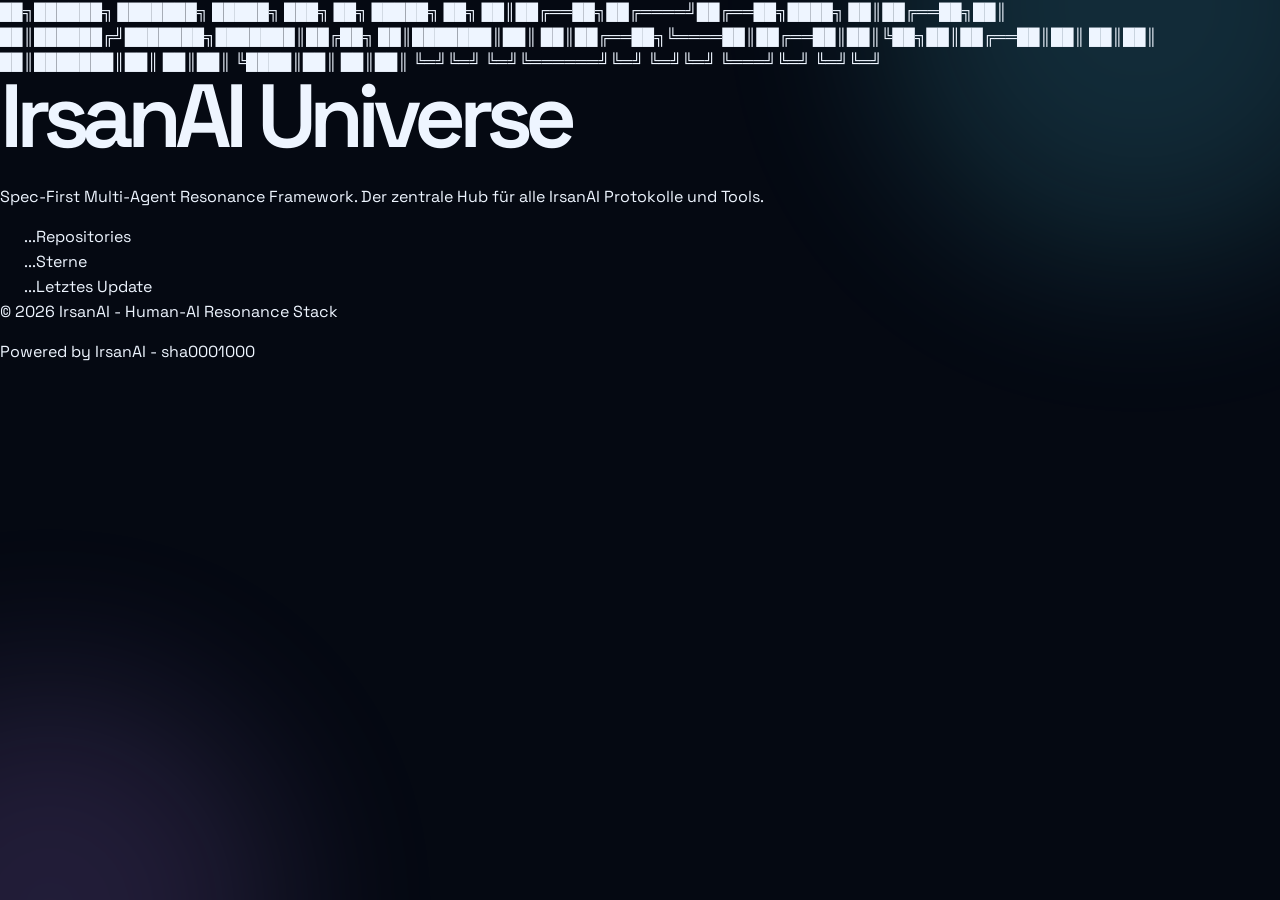
<file: docs/index_old.html>
<!DOCTYPE html>
<html lang="de">
<head>
    <meta charset="UTF-8">
    <meta name="viewport" content="width=device-width, initial-scale=1.0">
    <title>IrsanAI Universe | Central Hub</title>
    <link rel="stylesheet" href="assets/css/style.css">
    <link rel="icon" type="image/png" href="https://github.com/IrsanAI.png">
</head>
<body>
    <header>
        <div class="logo-text">
██╗██████╗ ███████╗ █████╗ ███╗   ██╗ █████╗ ██╗
██║██╔══██╗██╔════╝██╔══██╗████╗  ██║██╔══██╗██║
██║██████╔╝███████╗███████║██╔██╗ ██║███████║██║
██║██╔══██╗╚════██║██╔══██║██║╚██╗██║██╔══██║██║
██║██║  ██║███████║██║  ██║██║ ╚████║██║  ██║██║
╚═╝╚═╝  ╚═╝╚══════╝╚═╝  ╚═╝╚═╝  ╚═══╝╚═╝  ╚═╝╚═╝
        </div>
        <h1>IrsanAI Universe</h1>
        <p class="subtitle">Spec-First Multi-Agent Resonance Framework. Der zentrale Hub für alle IrsanAI Protokolle und Tools.</p>
    </header>
    <main>
        <section class="stats-bar">
            <div class="stat-item"><span class="stat-value" id="total-repos">...</span><span class="stat-label">Repositories</span></div>
            <div class="stat-item"><span class="stat-value" id="total-stars">...</span><span class="stat-label">Sterne</span></div>
            <div class="stat-item"><span class="stat-value" id="last-update-time">...</span><span class="stat-label">Letztes Update</span></div>
        </section>
        <section id="repo-grid" class="repo-grid"></section>
    </main>
    <footer>
        <p>&copy; 2026 IrsanAI - Human-AI Resonance Stack</p>
        <p>Powered by IrsanAI - sha0001000</p>
    </footer>
    <script src="assets/js/main.js"></script>
</body>
</html>
</file>
<file: docs/assets/css/style.css>
@import url('https://fonts.googleapis.com/css2?family=DM+Mono:wght@400;500&family=Space+Grotesk:wght@400;500;600;700&display=swap');

:root {
  --bg: #050912;
  --bg-soft: #0a1220;
  --panel: rgba(11, 21, 36, 0.78);
  --panel-solid: #0b1524;
  --panel-high: rgba(17, 31, 51, 0.92);
  --ink: #eef5ff;
  --muted: #91a5bd;
  --dim: #60758f;
  --line: rgba(137, 171, 209, 0.18);
  --line-strong: rgba(137, 171, 209, 0.34);
  --cyan: #58e1ff;
  --blue: #658dff;
  --violet: #b989ff;
  --lime: #a6f17a;
  --amber: #ffc56c;
  --red: #ff7f8f;
  --radius: 18px;
  --shadow: 0 22px 70px rgba(0, 0, 0, 0.28);
}

* { box-sizing: border-box; }
html { scroll-behavior: smooth; }
body {
  min-width: 320px;
  margin: 0;
  color: var(--ink);
  background: var(--bg);
  font-family: 'Space Grotesk', -apple-system, BlinkMacSystemFont, 'Segoe UI', sans-serif;
  line-height: 1.55;
  overflow-x: hidden;
}
button, input, select { font: inherit; }
button, a { -webkit-tap-highlight-color: transparent; }
a { color: inherit; }
button:focus-visible, a:focus-visible, input:focus-visible, select:focus-visible { outline: 2px solid var(--cyan); outline-offset: 4px; }

.noise {
  position: fixed; inset: 0; z-index: -1; pointer-events: none; opacity: .05;
  background-image: url("data:image/svg+xml,%3Csvg viewBox='0 0 180 180' xmlns='http://www.w3.org/2000/svg'%3E%3Cfilter id='n'%3E%3CfeTurbulence type='fractalNoise' baseFrequency='.8' numOctaves='4' stitchTiles='stitch'/%3E%3C/filter%3E%3Crect width='100%25' height='100%25' filter='url(%23n)' opacity='.32'/%3E%3C/svg%3E");
}
body::before, body::after { content: ''; position: fixed; z-index: -2; border-radius: 50%; filter: blur(90px); pointer-events: none; opacity: .16; }
body::before { width: 520px; height: 520px; top: -260px; right: -120px; background: var(--cyan); }
body::after { width: 460px; height: 460px; bottom: -240px; left: -180px; background: var(--violet); }

.site-header {
  width: min(1280px, calc(100% - 48px)); margin: 0 auto; padding: 25px 0;
  display: flex; align-items: center; justify-content: space-between; gap: 24px;
  border-bottom: 1px solid var(--line);
}
.brand { display: inline-flex; align-items: center; gap: 11px; text-decoration: none; letter-spacing: .08em; }
.brand strong { display: block; font-size: .83rem; font-weight: 700; }
.brand small { display: block; color: var(--dim); font: 10px/1.5 'DM Mono', monospace; letter-spacing: .13em; }
.brand-mark { position: relative; display: inline-grid; place-items: center; width: 30px; height: 30px; border: 1px solid var(--cyan); border-radius: 50%; transform: rotate(30deg); }
.brand-mark::before, .brand-mark::after { content: ''; position: absolute; width: 14px; height: 1px; background: var(--cyan); }
.brand-mark::after { transform: rotate(60deg); }
.brand-mark span { width: 4px; height: 4px; background: var(--cyan); border-radius: 50%; z-index: 2; }
.brand-mark span:nth-child(2) { position: absolute; top: 4px; right: 5px; }
.brand-mark span:nth-child(3) { position: absolute; bottom: 4px; left: 5px; }
.top-nav { display: flex; gap: 25px; align-items: center; color: var(--muted); font: 12px 'DM Mono', monospace; }
.top-nav a { text-decoration: none; transition: color .2s; }
.top-nav a:hover { color: var(--cyan); }
.header-actions { display: flex; align-items: center; gap: 16px; }
.sync-chip { display: inline-flex; align-items: center; gap: 8px; padding: 7px 11px; color: var(--muted); border: 1px solid var(--line); border-radius: 999px; font: 11px 'DM Mono', monospace; white-space: nowrap; }
.status-dot, .console-light { width: 6px; height: 6px; display: inline-block; border-radius: 50%; background: var(--lime); box-shadow: 0 0 14px var(--lime); }
.lang-switcher { display: flex; gap: 3px; padding: 3px; border: 1px solid var(--line); border-radius: 9px; background: rgba(6, 13, 24, .7); }
.lang-btn { padding: 4px 7px; color: var(--dim); background: transparent; border: 0; border-radius: 6px; cursor: pointer; font: 11px 'DM Mono', monospace; }
.lang-btn.active, .lang-btn:hover { color: var(--ink); background: rgba(88, 225, 255, .13); }

main { width: min(1280px, calc(100% - 48px)); margin: 0 auto; }
.hero { min-height: 600px; padding: 88px 0 80px; display: grid; grid-template-columns: minmax(0, 1.15fr) minmax(360px, .85fr); align-items: center; gap: 80px; }
.eyebrow { display: flex; align-items: center; gap: 10px; margin: 0 0 20px; color: var(--cyan); font: 11px 'DM Mono', monospace; letter-spacing: .12em; text-transform: uppercase; }
.eyebrow-line { width: 27px; height: 1px; display: inline-block; background: var(--cyan); box-shadow: 0 0 10px var(--cyan); }
h1, h2, p { margin-top: 0; }
h1 { max-width: 740px; margin-bottom: 25px; font-size: clamp(3.2rem, 7vw, 6.8rem); line-height: .95; letter-spacing: -.08em; font-weight: 600; }
h1 em { color: var(--cyan); font-style: normal; text-shadow: 0 0 40px rgba(88, 225, 255, .22); }
.hero-lede { max-width: 620px; margin-bottom: 31px; color: var(--muted); font-size: 1.08rem; }
.hero-actions { display: flex; align-items: center; flex-wrap: wrap; gap: 12px; }
.primary-btn, .secondary-btn { display: inline-flex; align-items: center; gap: 10px; min-height: 45px; padding: 0 16px; border-radius: 10px; cursor: pointer; text-decoration: none; transition: transform .2s, border-color .2s, background .2s; }
.primary-btn { color: #03101a; background: var(--cyan); border: 1px solid var(--cyan); box-shadow: 0 0 30px rgba(88,225,255,.18); }
.primary-btn:hover, .secondary-btn:hover { transform: translateY(-2px); }
.secondary-btn { color: var(--ink); background: rgba(11, 24, 42, .72); border: 1px solid var(--line-strong); }
.secondary-btn:hover { border-color: var(--cyan); background: rgba(88,225,255,.08); }
.primary-btn kbd, .secondary-btn kbd, .search-wrap kbd { margin-left: 6px; padding: 2px 5px; color: inherit; border: 1px solid currentColor; border-radius: 4px; opacity: .55; font: 10px 'DM Mono', monospace; }
.btn-pulse { width: 7px; height: 7px; border-radius: 50%; background: #03212c; animation: blink 1.4s infinite; }
.hero-note { display: flex; gap: 9px; margin-top: 23px; color: var(--dim); font: 11px 'DM Mono', monospace; }
.note-icon { color: var(--cyan); }

.hero-instrument { position: relative; padding: 24px; background: linear-gradient(150deg, rgba(16, 39, 63, .82), rgba(9, 18, 33, .78)); border: 1px solid var(--line-strong); border-radius: 24px; box-shadow: var(--shadow); overflow: hidden; }
.hero-instrument::before { content: ''; position: absolute; width: 360px; height: 360px; top: -180px; right: -170px; border: 1px solid rgba(88, 225, 255, .16); border-radius: 50%; box-shadow: 0 0 0 25px rgba(88,225,255,.025), 0 0 0 50px rgba(88,225,255,.018); }
.instrument-top { display: flex; justify-content: space-between; position: relative; z-index: 1; }
.micro-label, .instrument-state { color: var(--muted); font: 11px 'DM Mono', monospace; text-transform: uppercase; letter-spacing: .12em; }
.instrument-state { color: var(--lime); }
.pulse-orb { position: relative; display: grid; place-items: center; width: min(260px, 70vw); aspect-ratio: 1; margin: 33px auto 24px; }
.orb-ring { position: absolute; inset: 13%; border: 1px solid rgba(88, 225, 255, .3); border-radius: 50%; }
.ring-one { animation: orbit 13s linear infinite; border-left-color: var(--cyan); border-right-color: transparent; }
.ring-two { inset: 4%; border-color: rgba(185, 137, 255, .25); border-top-color: var(--violet); animation: orbit-reverse 18s linear infinite; }
.orb-core { position: relative; display: flex; align-items: baseline; gap: 2px; justify-content: center; width: 48%; aspect-ratio: 1; flex-direction: column; text-align: center; border: 1px solid rgba(88,225,255,.65); border-radius: 50%; background: radial-gradient(circle, rgba(88,225,255,.22), rgba(6,15,29,.92) 67%); box-shadow: 0 0 45px rgba(88,225,255,.2), inset 0 0 25px rgba(88,225,255,.15); }
.orb-core strong { width: 100%; font-size: 3rem; line-height: 1; letter-spacing: -.08em; }
.orb-core span { width: 100%; color: var(--muted); font: 11px 'DM Mono', monospace; }
.instrument-caption { display: flex; flex-direction: column; align-items: center; gap: 4px; text-align: center; }
.instrument-caption strong { font-size: 1rem; }
.instrument-caption span { color: var(--dim); font-size: .8rem; }
.factor-list { display: grid; gap: 15px; margin-top: 28px; }
.factor { display: grid; grid-template-columns: 1fr auto; gap: 6px 16px; color: var(--muted); font: 11px 'DM Mono', monospace; }
.factor-value { color: var(--ink); }
.factor-track { grid-column: 1 / -1; height: 4px; overflow: hidden; background: rgba(255,255,255,.08); border-radius: 10px; }
.factor-track i { display: block; width: 0; height: 100%; background: linear-gradient(90deg, var(--cyan), var(--violet)); border-radius: inherit; transition: width .8s ease; }

.metric-rail { display: grid; grid-template-columns: repeat(3, 1fr) 1.5fr; margin-bottom: 110px; border-top: 1px solid var(--line); border-bottom: 1px solid var(--line); }
.metric { min-height: 104px; padding: 20px 24px; display: flex; flex-direction: column; justify-content: center; border-right: 1px solid var(--line); }
.metric:last-child { border-right: 0; }
.metric-value { color: var(--ink); font-size: 2rem; font-weight: 600; letter-spacing: -.06em; }
.metric-label, .metric-sub { color: var(--dim); font: 10px 'DM Mono', monospace; letter-spacing: .08em; text-transform: uppercase; }
.metric-date { font-size: 1.2rem; letter-spacing: -.02em; }
.metric-sub { margin-top: 4px; color: var(--cyan); text-transform: none; letter-spacing: 0; }

section { scroll-margin-top: 32px; }
.section-heading { display: flex; align-items: end; justify-content: space-between; gap: 40px; margin-bottom: 32px; }
.compact-heading { align-items: center; }
h2 { margin-bottom: 0; font-size: clamp(2rem, 4vw, 3.3rem); line-height: 1.02; letter-spacing: -.06em; font-weight: 600; }
.section-aside { max-width: 390px; margin-bottom: 0; color: var(--muted); font-size: .9rem; }
.architecture-section { padding-bottom: 110px; }
.architecture-flow { display: flex; align-items: stretch; gap: 9px; }
.arch-node { min-width: 0; flex: 1; padding: 18px 13px; color: var(--ink); text-align: left; background: var(--panel); border: 1px solid var(--line); border-radius: 13px; cursor: pointer; transition: transform .2s, border-color .2s, background .2s; }
.arch-node:hover, .arch-node.active { border-color: var(--cyan); background: rgba(88,225,255,.1); transform: translateY(-4px); }
.arch-node strong { display: block; margin: 10px 0 3px; font-size: 1.25rem; }
.arch-node small { display: block; color: var(--muted); font: 10px 'DM Mono', monospace; }
.arch-index { color: var(--cyan); font: 10px 'DM Mono', monospace; }
.flow-arrow { display: grid; place-items: center; color: var(--dim); font: 17px 'DM Mono', monospace; }
.architecture-detail { min-height: 25px; margin: 18px 0 0; color: var(--cyan); font: 12px 'DM Mono', monospace; }

.explorer { padding: 20px 0 110px; }
.view-toggle { display: flex; padding: 3px; border: 1px solid var(--line); border-radius: 10px; }
.view-btn { padding: 7px 11px; color: var(--muted); background: transparent; border: 0; border-radius: 7px; cursor: pointer; font: 11px 'DM Mono', monospace; }
.view-btn.active { color: var(--ink); background: rgba(88,225,255,.14); }
.explorer-toolbar { display: flex; align-items: center; gap: 12px; flex-wrap: wrap; padding: 14px; background: rgba(8, 17, 30, .72); border: 1px solid var(--line); border-radius: 14px; }
.search-wrap { position: relative; display: flex; align-items: center; flex: 1 1 270px; min-height: 40px; padding: 0 11px; background: rgba(1, 7, 16, .55); border: 1px solid var(--line); border-radius: 8px; }
.search-icon { margin-right: 7px; color: var(--cyan); font-size: 1.2rem; }
.search-wrap input { width: 100%; color: var(--ink); background: transparent; border: 0; outline: 0; font-size: .85rem; }
.search-wrap input::placeholder { color: var(--dim); }
.search-wrap kbd { color: var(--muted); }
.filter-btns { display: flex; flex-wrap: wrap; gap: 5px; }
.filter-btn { padding: 8px 10px; color: var(--muted); background: transparent; border: 1px solid transparent; border-radius: 7px; cursor: pointer; font: 11px 'DM Mono', monospace; }
.filter-btn:hover, .filter-btn.active { color: var(--ink); border-color: var(--line-strong); background: rgba(88,225,255,.09); }
.sort-wrap { display: inline-flex; align-items: center; gap: 8px; color: var(--dim); font: 10px 'DM Mono', monospace; white-space: nowrap; }
.sort-wrap select { padding: 8px 9px; color: var(--muted); background: var(--panel-solid); border: 1px solid var(--line); border-radius: 7px; outline: 0; font: 11px 'DM Mono', monospace; }
.result-line { padding: 15px 2px; color: var(--dim); font: 11px 'DM Mono', monospace; }
.result-line #result-count { color: var(--cyan); }
.result-separator { margin: 0 7px; color: var(--line-strong); }
.repo-grid { display: grid; grid-template-columns: repeat(3, minmax(0, 1fr)); gap: 14px; }
.repo-card { position: relative; display: flex; min-height: 258px; flex-direction: column; padding: 18px; overflow: hidden; background: linear-gradient(145deg, rgba(14, 29, 48, .92), rgba(8, 16, 28, .92)); border: 1px solid var(--line); border-radius: var(--radius); transition: transform .25s, border-color .25s, box-shadow .25s; }
.repo-card::after { content: ''; position: absolute; top: -45px; right: -45px; width: 120px; height: 120px; border: 1px solid var(--card-accent, var(--cyan)); border-radius: 50%; opacity: .17; pointer-events: none; }
.repo-card:hover { transform: translateY(-5px); border-color: var(--card-accent, var(--cyan)); box-shadow: 0 16px 38px rgba(0,0,0,.22), 0 0 28px color-mix(in srgb, var(--card-accent, var(--cyan)) 10%, transparent); }
.repo-top { display: flex; align-items: flex-start; gap: 12px; }
.repo-avatar { flex: 0 0 48px; width: 48px; height: 48px; overflow: hidden; object-fit: cover; border: 1px solid var(--line-strong); border-radius: 13px; background: rgba(255,255,255,.04); }
.avatar-fallback { display: grid; place-items: center; color: var(--card-accent, var(--cyan)); font: 12px 'DM Mono', monospace; }
.repo-heading { min-width: 0; flex: 1; }
.repo-name { display: block; overflow: hidden; color: var(--ink); text-decoration: none; text-overflow: ellipsis; white-space: nowrap; font-size: .98rem; font-weight: 600; }
.repo-name:hover { color: var(--cyan); }
.repo-layer { display: block; margin-top: 2px; overflow: hidden; color: var(--dim); text-overflow: ellipsis; white-space: nowrap; font: 10px 'DM Mono', monospace; }
.category-badge, .sync-badge { display: inline-flex; align-items: center; padding: 4px 7px; border-radius: 999px; font: 9px 'DM Mono', monospace; letter-spacing: .04em; text-transform: uppercase; white-space: nowrap; }
.category-badge { color: var(--card-accent, var(--cyan)); background: rgba(88,225,255,.08); border: 1px solid color-mix(in srgb, var(--card-accent, var(--cyan)) 32%, transparent); }
.repo-desc { display: -webkit-box; min-height: 67px; margin: 20px 0 17px; overflow: hidden; color: var(--muted); -webkit-box-orient: vertical; -webkit-line-clamp: 3; font-size: .82rem; }
.repo-role { margin: auto 0 15px; padding-top: 12px; color: var(--card-accent, var(--cyan)); border-top: 1px solid var(--line); font: 10px 'DM Mono', monospace; }
.repo-footer { display: flex; align-items: center; justify-content: space-between; gap: 10px; color: var(--dim); font: 10px 'DM Mono', monospace; }
.repo-update { display: inline-flex; align-items: center; gap: 6px; min-width: 0; }
.repo-update time { overflow: hidden; text-overflow: ellipsis; white-space: nowrap; }
.repo-links { display: flex; gap: 9px; }
.repo-links a, .repo-links span { color: var(--muted); text-decoration: none; }
.repo-links a:hover { color: var(--cyan); }
.repo-links .disabled { color: var(--dim); opacity: .65; }
.sync-badge { margin-left: auto; }
.sync-active { color: var(--lime); background: rgba(166,241,122,.09); }
.sync-review { color: var(--amber); background: rgba(255,197,108,.09); }
.sync-stale { color: var(--red); background: rgba(255,127,143,.09); }
.sync-unknown { color: var(--muted); background: rgba(145,165,189,.09); }

.constellation { position: relative; min-height: 660px; overflow: hidden; background: radial-gradient(circle at center, rgba(28, 72, 105, .42), rgba(5, 12, 23, .9) 46%, #030710 100%); border: 1px solid var(--line); border-radius: 24px; }
.constellation-grid { position: absolute; inset: 0; opacity: .45; background-image: linear-gradient(rgba(88,225,255,.05) 1px, transparent 1px), linear-gradient(90deg, rgba(88,225,255,.05) 1px, transparent 1px); background-size: 48px 48px; mask-image: radial-gradient(circle, black 15%, transparent 78%); }
.constellation::before, .constellation::after { content: ''; position: absolute; left: 50%; top: 50%; border: 1px solid rgba(88,225,255,.13); border-radius: 50%; transform: translate(-50%, -50%); pointer-events: none; }
.constellation::before { width: 28%; aspect-ratio: 1; }
.constellation::after { width: 53%; aspect-ratio: 1; }
.constellation-lines { position: absolute; inset: 0; width: 100%; height: 100%; overflow: visible; }
.constellation-lines line { stroke: rgba(88,225,255,.25); stroke-width: .12; stroke-dasharray: 1 1.2; animation: dash 8s linear infinite; }
.map-core { position: absolute; left: 50%; top: 50%; z-index: 2; display: flex; align-items: center; justify-content: center; flex-direction: column; width: 108px; aspect-ratio: 1; color: var(--cyan); background: radial-gradient(circle, rgba(88,225,255,.32), rgba(4, 16, 28, .96) 64%); border: 1px solid var(--cyan); border-radius: 50%; box-shadow: 0 0 40px rgba(88,225,255,.28); transform: translate(-50%, -50%); }
.map-core span { font-size: 1.3rem; font-weight: 700; letter-spacing: -.08em; }
.map-core small { color: var(--muted); font: 8px 'DM Mono', monospace; letter-spacing: .15em; }
.map-nodes { position: absolute; inset: 0; }
.map-node { position: absolute; z-index: 3; width: 13px; height: 13px; padding: 0; background: var(--node-color, var(--cyan)); border: 2px solid #07101f; border-radius: 50%; box-shadow: 0 0 0 1px var(--node-color, var(--cyan)), 0 0 18px var(--node-color, var(--cyan)); cursor: pointer; transform: translate(-50%, -50%); transition: transform .2s, box-shadow .2s; }
.map-node:hover, .map-node.active { z-index: 4; transform: translate(-50%, -50%) scale(1.7); box-shadow: 0 0 0 2px var(--node-color, var(--cyan)), 0 0 30px var(--node-color, var(--cyan)); }
.map-node .map-tooltip { position: absolute; bottom: 20px; left: 50%; display: none; min-width: 145px; padding: 8px 10px; color: var(--ink); text-align: left; background: rgba(4, 12, 23, .96); border: 1px solid var(--line-strong); border-radius: 8px; transform: translateX(-50%); pointer-events: none; }
.map-node:hover .map-tooltip { display: block; }
.map-tooltip strong { display: block; overflow: hidden; text-overflow: ellipsis; white-space: nowrap; font-size: 11px; }
.map-tooltip small { color: var(--muted); font: 9px 'DM Mono', monospace; }

.empty-state { padding: 75px 20px; color: var(--muted); text-align: center; border: 1px dashed var(--line-strong); border-radius: 18px; }
.empty-state span { display: block; margin-bottom: 10px; color: var(--cyan); font-size: 2rem; }
.empty-state strong { display: block; color: var(--ink); }
.empty-state p { margin: 5px 0 0; font-size: .85rem; }

.scan-section { display: grid; grid-template-columns: .8fr 1.2fr; gap: 60px; align-items: center; padding: 84px 0 110px; border-top: 1px solid var(--line); }
.scan-copy > p:not(.eyebrow) { max-width: 450px; color: var(--muted); font-size: .95rem; }
.scan-copy .secondary-btn { margin-top: 10px; }
.scan-console { min-height: 275px; overflow: hidden; background: #050b13; border: 1px solid var(--line-strong); border-radius: 15px; box-shadow: var(--shadow); }
.console-head { display: flex; align-items: center; gap: 9px; padding: 12px 15px; color: var(--muted); border-bottom: 1px solid var(--line); font: 10px 'DM Mono', monospace; }
.console-time { margin-left: auto; color: var(--dim); }
.console-body { padding: 19px; }
.console-body p { margin: 0 0 11px; color: var(--muted); font: 11px/1.6 'DM Mono', monospace; }
.console-body p:last-child { margin-bottom: 0; }
.console-body .console-placeholder { color: var(--dim); }
.console-body .console-accent { color: var(--cyan); }
.console-body .console-good { color: var(--lime); }
.console-body .console-warn { color: var(--amber); }

.site-footer { width: min(1280px, calc(100% - 48px)); margin: 0 auto; padding: 26px 0 40px; display: flex; justify-content: space-between; gap: 18px; color: var(--dim); border-top: 1px solid var(--line); font: 10px 'DM Mono', monospace; }
.footer-mark { margin-right: 8px; color: var(--cyan); font-size: 1.3rem; vertical-align: -2px; }
.footer-links { display: flex; gap: 18px; }
.footer-links a { text-decoration: none; }
.footer-links a:hover { color: var(--cyan); }

[hidden] { display: none !important; }
@keyframes orbit { to { transform: rotate(360deg); } }
@keyframes orbit-reverse { to { transform: rotate(-360deg); } }
@keyframes blink { 0%, 100% { opacity: 1; } 50% { opacity: .35; } }
@keyframes dash { to { stroke-dashoffset: -20; } }
@media (prefers-reduced-motion: reduce) { *, *::before, *::after { scroll-behavior: auto !important; animation-duration: .01ms !important; animation-iteration-count: 1 !important; transition-duration: .01ms !important; } }

@media (max-width: 980px) {
  .top-nav { display: none; }
  .hero { grid-template-columns: 1fr; gap: 45px; padding-top: 65px; }
  .hero-instrument { max-width: 540px; }
  .repo-grid { grid-template-columns: repeat(2, minmax(0, 1fr)); }
  .metric-rail { grid-template-columns: repeat(2, 1fr); }
  .metric:nth-child(2) { border-right: 0; }
  .metric-wide { border-top: 1px solid var(--line); }
  .architecture-flow { flex-wrap: wrap; }
  .arch-node { flex-basis: calc(33.33% - 14px); }
  .flow-arrow { display: none; }
  .scan-section { grid-template-columns: 1fr; gap: 32px; }
}
@media (max-width: 640px) {
  .site-header, main, .site-footer { width: min(100% - 28px, 1280px); }
  .site-header { padding: 18px 0; }
  .sync-chip { display: none; }
  .hero { min-height: 0; padding: 56px 0 60px; }
  h1 { font-size: clamp(3rem, 16vw, 5rem); }
  .hero-lede { font-size: .95rem; }
  .metric-rail { grid-template-columns: 1fr 1fr; margin-bottom: 80px; }
  .metric { min-height: 90px; padding: 15px; }
  .metric-value { font-size: 1.6rem; }
  .metric-wide { grid-column: 1 / -1; border-right: 0; }
  .section-heading { display: block; }
  .section-aside { margin-top: 20px; }
  .view-toggle { margin-top: 20px; width: fit-content; }
  .repo-grid { grid-template-columns: 1fr; }
  .explorer-toolbar { align-items: stretch; }
  .filter-btns { overflow-x: auto; flex-wrap: nowrap; padding-bottom: 2px; }
  .sort-wrap { justify-content: space-between; }
  .sort-wrap select { flex: 1; }
  .architecture-flow { display: grid; grid-template-columns: 1fr 1fr; }
  .arch-node { flex-basis: auto; }
  .constellation { min-height: 560px; }
  .scan-section { padding-bottom: 80px; }
  .site-footer { display: block; }
  .footer-links { margin-top: 16px; flex-wrap: wrap; gap: 10px 16px; }
}
</file>
